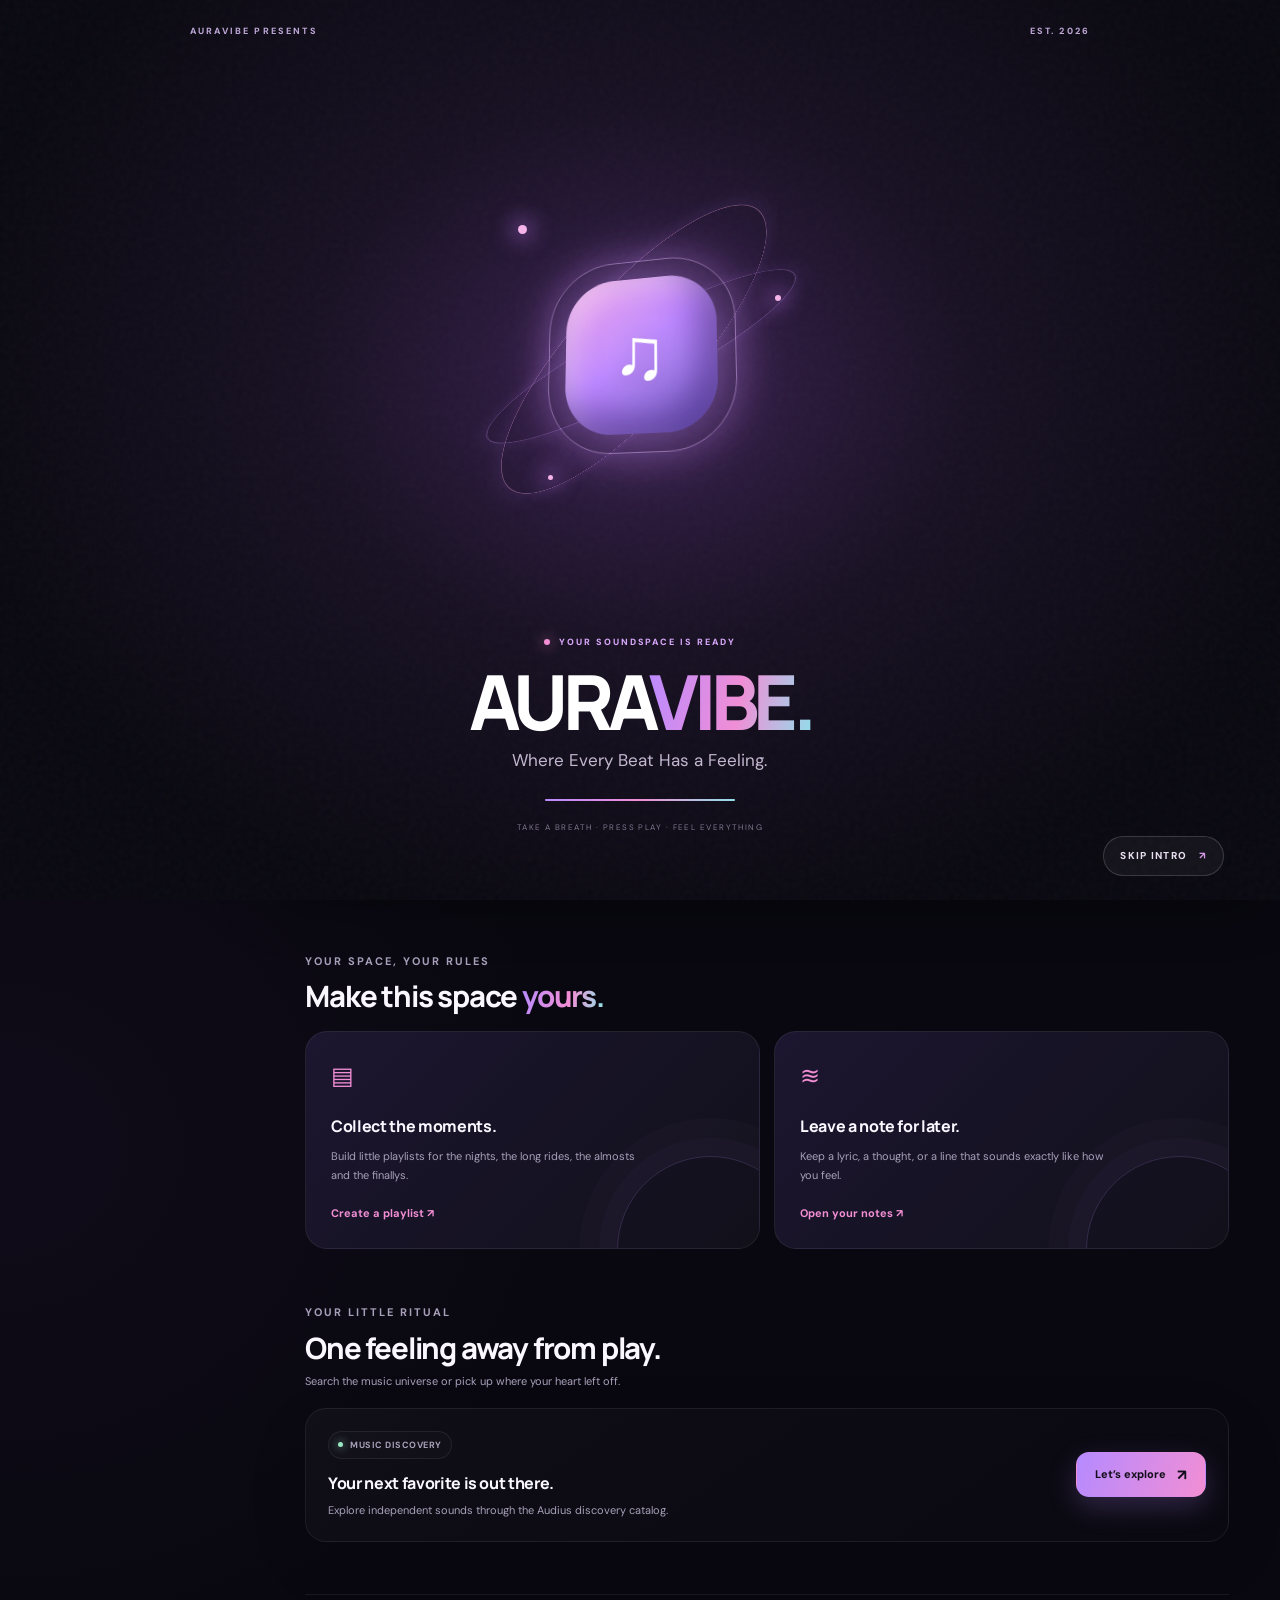
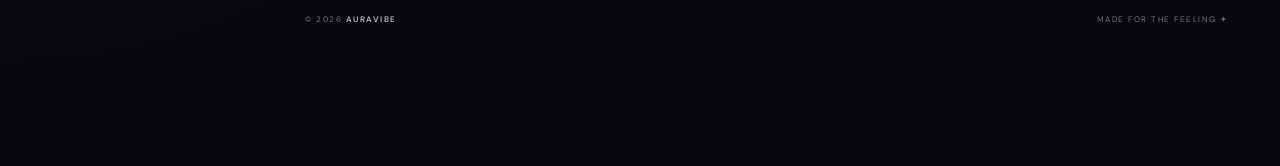
<file: index.html>
<!doctype html>
<html lang="en">
<head>
  <meta charset="utf-8">
  <meta name="viewport" content="width=device-width, initial-scale=1, viewport-fit=cover">
  <meta name="theme-color" content="#090810">
  <meta name="description" content="A premium personal music space by Ahnaf. Discover sounds by mood, collect favorites, create playlists and save thoughts.">
  <meta property="og:title" content="Home — AURAVIBE">
  <meta property="og:description" content="A premium personal music space by Ahnaf. Discover sounds by mood, collect favorites, create playlists and save thoughts.">
  <meta property="og:type" content="website">
  <title>Home — AURAVIBE</title>
  <link rel="icon" href="favicon.svg" type="image/svg+xml">
  <link rel="manifest" href="manifest.webmanifest">
  <link rel="stylesheet" href="style.css">
</head>
<body data-page="index">
  <div class="welcome-intro" id="welcome-intro" aria-label="Welcome to AURAVIBE" role="dialog" aria-modal="true">
    <div class="intro-grain" aria-hidden="true"></div>
    <div class="intro-topline"><span>AURAVIBE PRESENTS</span><span>EST. 2026</span></div>
    <div class="intro-stage">
      <div class="intro-orbit orbit-a"></div><div class="intro-orbit orbit-b"></div>
      <div class="intro-core"><div class="intro-core-glow"></div><span>♫</span></div>
      <div class="intro-particle particle-a"></div><div class="intro-particle particle-b"></div><div class="intro-particle particle-c"></div>
    </div>
    <div class="intro-copy">
      <p class="intro-kicker"><span></span> YOUR SOUNDSPACE IS READY</p>
      <h1>AURA<span>VIBE.</span></h1>
      <p class="intro-subtitle">Where Every Beat Has a Feeling.</p>
      <div class="intro-progress"><i></i></div>
      <small>TAKE A BREATH · PRESS PLAY · FEEL EVERYTHING</small>
    </div>
    <button class="intro-skip" id="intro-skip" type="button">SKIP INTRO <span>↗</span></button>
  </div>

  <section class="name-gate" id="name-gate" hidden aria-label="AURAVIBE entry">
  <div class="gate-orb">〰</div><p class="gate-kicker">YOUR PERSONAL SOUNDSPACE</p>
  <h1>Welcome to <span>AURAVIBE</span></h1><p class="gate-copy">Where Every Beat Has a Feeling.</p>
  <form id="name-form" class="gate-form"><label for="visitor-name">What should we call you?</label><input id="visitor-name" name="name" maxlength="32" autocomplete="given-name" placeholder="Enter your name" required><button class="btn" type="submit">Enter AURAVIBE ↗</button></form>
  <small>Your name stays in this browser. No email or password needed.</small>
</section>
<div class="app-shell">
    <aside class="sidebar" aria-label="Main navigation">
      <a class="brand" href="index.html" aria-label="AURAVIBE home"><span class="brand-mark"><img src="logo.svg" alt="" width="43" height="43"></span><span class="brand-name">AURAVIBE<small>WITH AHNAF</small></span></a>
      <p class="side-label">YOUR SOUNDSPACE</p>
      <nav class="side-nav"><a class="nav-link active" href="index.html" aria-current=page><span class="nav-icon">⌂</span><span>Home</span></a><a class="nav-link " href="explore.html" ><span class="nav-icon">⌕</span><span>Explore music</span></a><a class="nav-link " href="player.html" ><span class="nav-icon">♫</span><span>Music player</span></a><a class="nav-link " href="playlists.html" ><span class="nav-icon">▤</span><span>Playlists</span></a><a class="nav-link " href="favorites.html" ><span class="nav-icon">♡</span><span>Favorites</span></a><a class="nav-link " href="lyrics.html" ><span class="nav-icon">≋</span><span>Lyrics & notes</span></a><a class="nav-link " href="profile.html" ><span class="nav-icon">◉</span><span>Creator profile</span></a><a class="nav-link " href="settings.html" ><span class="nav-icon">⚙</span><span>Settings</span></a></nav>
      <div class="sidebar-card"><div class="mini-wave" aria-hidden="true"><i style="height:8px"></i><i style="height:14px"></i><i style="height:20px"></i><i style="height:11px"></i><i style="height:17px"></i><i style="height:23px"></i><i style="height:13px"></i><i style="height:8px"></i><i style="height:18px"></i><i style="height:12px"></i><i style="height:21px"></i><i style="height:9px"></i><i style="height:16px"></i></div><strong>A little room to feel.</strong><p>Your mood. Your memories. Your music.</p><a class="text-link" href="explore.html">Find your next sound ↗</a></div>
      <div class="side-quote">“Some feelings sound better.”<small>A little universe by Ahnaf ✦</small></div>
    </aside>
    <main class="main">
      <header class="topbar">
        <div class="breadcrumb"><span>YOUR SOUNDSPACE</span><span class="spark">✦</span><b>HOME</b></div>
        <div class="top-actions"><a class="icon-btn" href="explore.html" aria-label="Search music" title="Explore music">⌕</a><a class="avatar" href="profile.html" aria-label="Creator profile">A</a></div>
      </header>
      <div class="page-content">
<section class="hero-home">
  <div class="hero-copy">
    <p class="eyebrow"><span class="dot"></span> A LITTLE MUSIC. A LOT OF FEELING.</p>
    <h1>Feel something.<br><span class="gradient">Find your sound.</span></h1>
    <p class="lead">A softer corner of the internet for every mood, memory, late-night thought and version of you. Come as you are. Press play.</p>
    <div class="hero-actions"><a class="btn" href="explore.html">Discover your next song <span class="arrow">↗</span></a><a class="btn secondary" href="player.html">Enter the player <span class="arrow">▷</span></a></div>
    <div class="hero-meta"><span><b>✦</b> MADE FOR YOUR MOOD</span><span><b>◌</b> YOUR OWN LITTLE UNIVERSE</span></div>
  </div>
  <div class="hero-art-wrap" aria-label="Abstract AURAVIBE album artwork">
    <span class="orbit-dot"></span>
    <div class="album-art"><span class="album-star">✦</span><div class="album-sun"></div><div class="album-title"><span>JUST FEEL</span><small>VOL. 001</small></div><span class="art-caption">A SOUNDTRACK FOR YOU</span></div>
    <div class="floating-chip chip-one"><span class="chip-icon">♫</span><span>Made for the moment<small>your feeling, your frequency</small></span></div>
    <div class="floating-chip chip-two"><span class="chip-icon">♡</span><span>Keep what stays<small>save songs that feel like you</small></span></div>
  </div>
</section>
<section class="section reveal">
  <div class="section-head"><div><p class="eyebrow">PICK YOUR FEELING</p><h2>What’s your mood <span class="gradient">today?</span></h2><p>No labels. No rules. Just a feeling and a sound.</p></div><a class="text-link" href="explore.html">All sounds ↗</a></div>
  <div class="mood-grid">
    <a class="mood-card" style="--mood:#b9a1ff" href="explore.html?q=late%20night%20lofi"><span class="mood-icon">☾</span><span class="card-arrow">↗</span><b>Late night</b><small>Quiet thoughts &amp; soft sounds</small></a>
    <a class="mood-card" style="--mood:#83dce9" href="explore.html?q=ambient%20focus"><span class="mood-icon">⌁</span><span class="card-arrow">↗</span><b>Deep focus</b><small>Get lost in your own zone</small></a>
    <a class="mood-card" style="--mood:#f28ed4" href="explore.html?q=romantic%20indie"><span class="mood-icon">♡</span><span class="card-arrow">↗</span><b>In my feels</b><small>For the heart-heavy days</small></a>
    <a class="mood-card" style="--mood:#ffbb91" href="explore.html?q=upbeat%20pop"><span class="mood-icon">✳</span><span class="card-arrow">↗</span><b>Need energy</b><small>Turn the volume into joy</small></a>
  </div>
</section>
<section class="section reveal delay-1">
  <div class="section-head"><div><p class="eyebrow">YOUR SPACE, YOUR RULES</p><h2>Make this space <span class="gradient">yours.</span></h2></div></div>
  <div class="feature-grid">
    <article class="feature-card"><div class="feature-icon">▤</div><h3>Collect the moments.</h3><p>Build little playlists for the nights, the long rides, the almosts and the finallys.</p><a class="text-link" href="playlists.html">Create a playlist ↗</a></article>
    <article class="feature-card"><div class="feature-icon">≋</div><h3>Leave a note for later.</h3><p>Keep a lyric, a thought, or a line that sounds exactly like how you feel.</p><a class="text-link" href="lyrics.html">Open your notes ↗</a></article>
  </div>
</section>
<section class="section reveal delay-2">
  <div class="section-head"><div><p class="eyebrow">YOUR LITTLE RITUAL</p><h2>One feeling away from play.</h2><p>Search the music universe or pick up where your heart left off.</p></div></div>
  <div class="panel" style="display:flex;align-items:center;justify-content:space-between;gap:18px;flex-wrap:wrap"><div><span class="pill"><span class="live-dot"></span> MUSIC DISCOVERY</span><h3 style="margin:12px 0 5px">Your next favorite is out there.</h3><p class="muted small" style="margin:0">Explore independent sounds through the Audius discovery catalog.</p></div><a class="btn" href="explore.html">Let’s explore <span class="arrow">↗</span></a></div>
</section>
        <footer class="footer"><span>© 2026 <b>AURAVIBE</b></span><span>MADE FOR THE FEELING ✦</span></footer>
      </div>
    </main>
  </div>
  <nav class="mobile-nav" aria-label="Mobile navigation"><a class="active" href="index.html" aria-current=page><span>⌂</span>Home</a><a class="" href="explore.html" ><span>⌕</span>Explore</a><a class="" href="player.html" ><span>♫</span>Player</a><a class="" href="playlists.html" ><span>▤</span>Playlists</a><a class="" href="favorites.html" ><span>♡</span>Saved</a></nav>
  <div class="player-dock" aria-label="Mini music player">
    <div class="dock-now"><div class="dock-cover" id="dock-cover">♫</div><div class="dock-meta"><b id="dock-title">Nothing playing yet</b><small id="dock-artist">Choose a song to begin</small></div></div>
    <div class="dock-controls"><button class="icon-btn" id="dock-prev" type="button" aria-label="Previous track" title="Previous">|‹</button><button class="icon-btn dock-play" id="dock-play" type="button" aria-label="Play" title="Play or pause">▶</button><button class="icon-btn" id="dock-next" type="button" aria-label="Next track" title="Next">›|</button></div>
    <div class="dock-right"><input class="dock-seek" id="dock-seek" type="range" min="0" max="100" value="0" step="0.1" aria-label="Seek through track"><a class="dock-open" href="player.html">OPEN PLAYER ↗</a></div>
  </div>
  <audio id="audio" preload="metadata"></audio>
  <div id="toast" role="status" aria-live="polite"></div>
  <script src="app.js"></script>
</body>
</html>
</file>
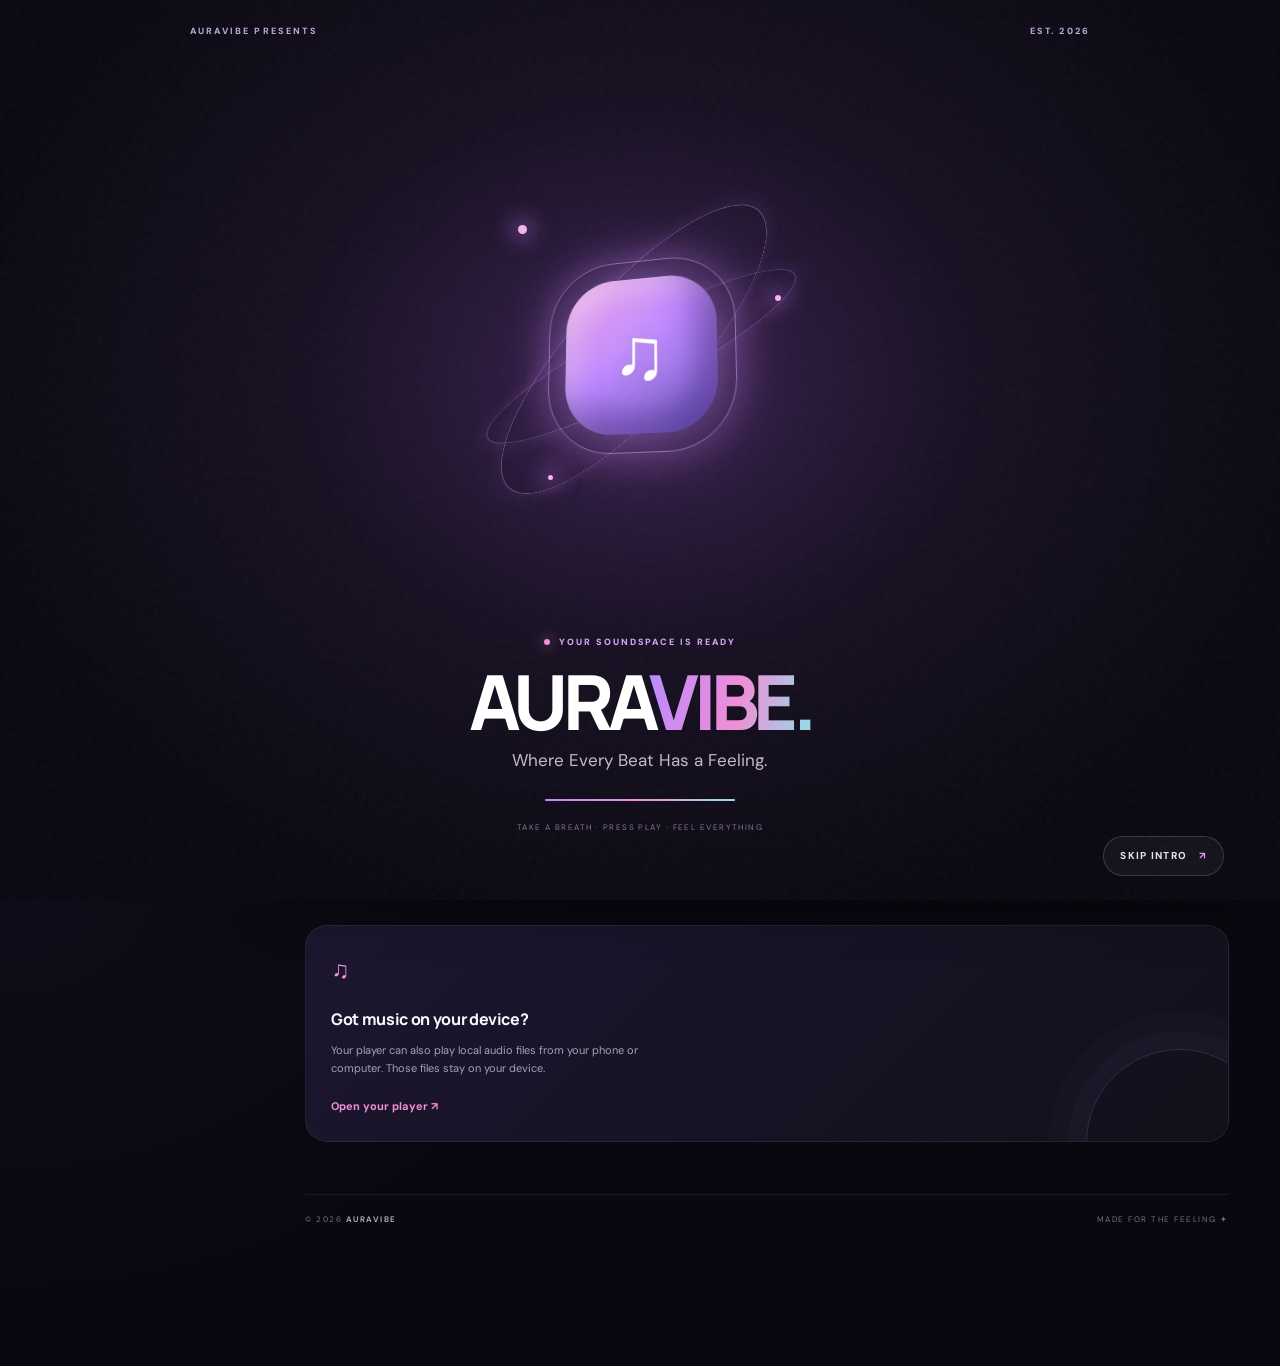
<file: explore.html>
<!doctype html>
<html lang="en">
<head>
  <meta charset="utf-8">
  <meta name="viewport" content="width=device-width, initial-scale=1, viewport-fit=cover">
  <meta name="theme-color" content="#090810">
  <meta name="description" content="Explore independent music by artist, genre, or mood; play tracks, save favorites, and discover new sounds.">
  <meta property="og:title" content="Explore music — AURAVIBE">
  <meta property="og:description" content="Explore independent music by artist, genre, or mood; play tracks, save favorites, and discover new sounds.">
  <meta property="og:type" content="website">
  <title>Explore music — AURAVIBE</title>
  <link rel="icon" href="favicon.svg" type="image/svg+xml">
  <link rel="manifest" href="manifest.webmanifest">
  <link rel="stylesheet" href="style.css">
</head>
<body data-page="explore">
  <div class="welcome-intro" id="welcome-intro" aria-label="Welcome to AURAVIBE" role="dialog" aria-modal="true">
    <div class="intro-grain" aria-hidden="true"></div>
    <div class="intro-topline"><span>AURAVIBE PRESENTS</span><span>EST. 2026</span></div>
    <div class="intro-stage">
      <div class="intro-orbit orbit-a"></div><div class="intro-orbit orbit-b"></div>
      <div class="intro-core"><div class="intro-core-glow"></div><span>♫</span></div>
      <div class="intro-particle particle-a"></div><div class="intro-particle particle-b"></div><div class="intro-particle particle-c"></div>
    </div>
    <div class="intro-copy">
      <p class="intro-kicker"><span></span> YOUR SOUNDSPACE IS READY</p>
      <h1>AURA<span>VIBE.</span></h1>
      <p class="intro-subtitle">Where Every Beat Has a Feeling.</p>
      <div class="intro-progress"><i></i></div>
      <small>TAKE A BREATH · PRESS PLAY · FEEL EVERYTHING</small>
    </div>
    <button class="intro-skip" id="intro-skip" type="button">SKIP INTRO <span>↗</span></button>
  </div>

  <section class="name-gate" id="name-gate" hidden aria-label="AURAVIBE entry">
  <div class="gate-orb">〰</div><p class="gate-kicker">YOUR PERSONAL SOUNDSPACE</p>
  <h1>Welcome to <span>AURAVIBE</span></h1><p class="gate-copy">Where Every Beat Has a Feeling.</p>
  <form id="name-form" class="gate-form"><label for="visitor-name">What should we call you?</label><input id="visitor-name" name="name" maxlength="32" autocomplete="given-name" placeholder="Enter your name" required><button class="btn" type="submit">Enter AURAVIBE ↗</button></form>
  <small>Your name stays in this browser. No email or password needed.</small>
</section>
<div class="app-shell">
    <aside class="sidebar" aria-label="Main navigation">
      <a class="brand" href="index.html" aria-label="AURAVIBE home"><span class="brand-mark"><img src="logo.svg" alt="" width="43" height="43"></span><span class="brand-name">AURAVIBE<small>WITH AHNAF</small></span></a>
      <p class="side-label">YOUR SOUNDSPACE</p>
      <nav class="side-nav"><a class="nav-link " href="index.html" ><span class="nav-icon">⌂</span><span>Home</span></a><a class="nav-link active" href="explore.html" aria-current=page><span class="nav-icon">⌕</span><span>Explore music</span></a><a class="nav-link " href="player.html" ><span class="nav-icon">♫</span><span>Music player</span></a><a class="nav-link " href="playlists.html" ><span class="nav-icon">▤</span><span>Playlists</span></a><a class="nav-link " href="favorites.html" ><span class="nav-icon">♡</span><span>Favorites</span></a><a class="nav-link " href="lyrics.html" ><span class="nav-icon">≋</span><span>Lyrics & notes</span></a><a class="nav-link " href="profile.html" ><span class="nav-icon">◉</span><span>Creator profile</span></a><a class="nav-link " href="settings.html" ><span class="nav-icon">⚙</span><span>Settings</span></a></nav>
      <div class="sidebar-card"><div class="mini-wave" aria-hidden="true"><i style="height:8px"></i><i style="height:14px"></i><i style="height:20px"></i><i style="height:11px"></i><i style="height:17px"></i><i style="height:23px"></i><i style="height:13px"></i><i style="height:8px"></i><i style="height:18px"></i><i style="height:12px"></i><i style="height:21px"></i><i style="height:9px"></i><i style="height:16px"></i></div><strong>A little room to feel.</strong><p>Your mood. Your memories. Your music.</p><a class="text-link" href="explore.html">Find your next sound ↗</a></div>
      <div class="side-quote">“Some feelings sound better.”<small>A little universe by Ahnaf ✦</small></div>
    </aside>
    <main class="main">
      <header class="topbar">
        <div class="breadcrumb"><span>YOUR SOUNDSPACE</span><span class="spark">✦</span><b>EXPLORE MUSIC</b></div>
        <div class="top-actions"><a class="icon-btn" href="explore.html" aria-label="Search music" title="Explore music">⌕</a><a class="avatar" href="profile.html" aria-label="Creator profile">A</a></div>
      </header>
      <div class="page-content">
<div class="page-intro"><div><p class="eyebrow"><span class="dot"></span> FOLLOW THE FEELING</p><h1>Find a sound<br><span class="gradient">that feels like you.</span></h1><p class="lead">Search a song, an artist, a genre, or just the mood you can’t quite explain.</p></div><div class="page-stamp" aria-hidden="true">⌕</div></div>
<section class="panel reveal"><div class="panel-title"><div><h3>Explore the music universe</h3><p class="muted small" style="margin:4px 0 0">Powered by the public Audius discovery catalog</p></div><span class="pill"><span class="live-dot"></span> ONLINE SEARCH</span></div>
  <form class="search-form" id="search-form" role="search"><input id="search-input" type="search" placeholder="Try “dreamy indie”, “lofi”, or an artist…" aria-label="Search songs, artists, and moods" required><button class="btn" type="submit">Search <span class="arrow">↗</span></button></form>
  <div class="chip-row"><button class="search-chip" type="button" data-search-term="lofi chill">☾ Lofi &amp; chill</button><button class="search-chip" type="button" data-search-term="dream pop">✦ Dream pop</button><button class="search-chip" type="button" data-search-term="indie love">♡ Indie love</button><button class="search-chip" type="button" data-search-term="ambient focus">⌁ Deep focus</button><button class="search-chip" type="button" data-search-term="upbeat electronic">✳ Feel-good</button><button class="search-chip" type="button" data-search-term="acoustic guitar">♫ Acoustic</button></div>
</section>
<section class="section reveal delay-1"><div class="section-head"><div><p class="eyebrow">A SOUND FOR RIGHT NOW</p><h2>Your discoveries.</h2></div><span class="pill">♡ Save the ones that stay</span></div><p class="status-line" id="status" aria-live="polite">Ready when you are…</p><div class="tracklist" id="results"></div></section>
<section class="section reveal delay-2"><div class="feature-card"><div class="feature-icon">♫</div><h3>Got music on your device?</h3><p>Your player can also play local audio files from your phone or computer. Those files stay on your device.</p><a class="text-link" href="player.html">Open your player ↗</a></div></section>
        <footer class="footer"><span>© 2026 <b>AURAVIBE</b></span><span>MADE FOR THE FEELING ✦</span></footer>
      </div>
    </main>
  </div>
  <nav class="mobile-nav" aria-label="Mobile navigation"><a class="" href="index.html" ><span>⌂</span>Home</a><a class="active" href="explore.html" aria-current=page><span>⌕</span>Explore</a><a class="" href="player.html" ><span>♫</span>Player</a><a class="" href="playlists.html" ><span>▤</span>Playlists</a><a class="" href="favorites.html" ><span>♡</span>Saved</a></nav>
  <div class="player-dock" aria-label="Mini music player">
    <div class="dock-now"><div class="dock-cover" id="dock-cover">♫</div><div class="dock-meta"><b id="dock-title">Nothing playing yet</b><small id="dock-artist">Choose a song to begin</small></div></div>
    <div class="dock-controls"><button class="icon-btn" id="dock-prev" type="button" aria-label="Previous track" title="Previous">|‹</button><button class="icon-btn dock-play" id="dock-play" type="button" aria-label="Play" title="Play or pause">▶</button><button class="icon-btn" id="dock-next" type="button" aria-label="Next track" title="Next">›|</button></div>
    <div class="dock-right"><input class="dock-seek" id="dock-seek" type="range" min="0" max="100" value="0" step="0.1" aria-label="Seek through track"><a class="dock-open" href="player.html">OPEN PLAYER ↗</a></div>
  </div>
  <audio id="audio" preload="metadata"></audio>
  <div id="toast" role="status" aria-live="polite"></div>
  <script src="app.js"></script>
</body>
</html>
</file>
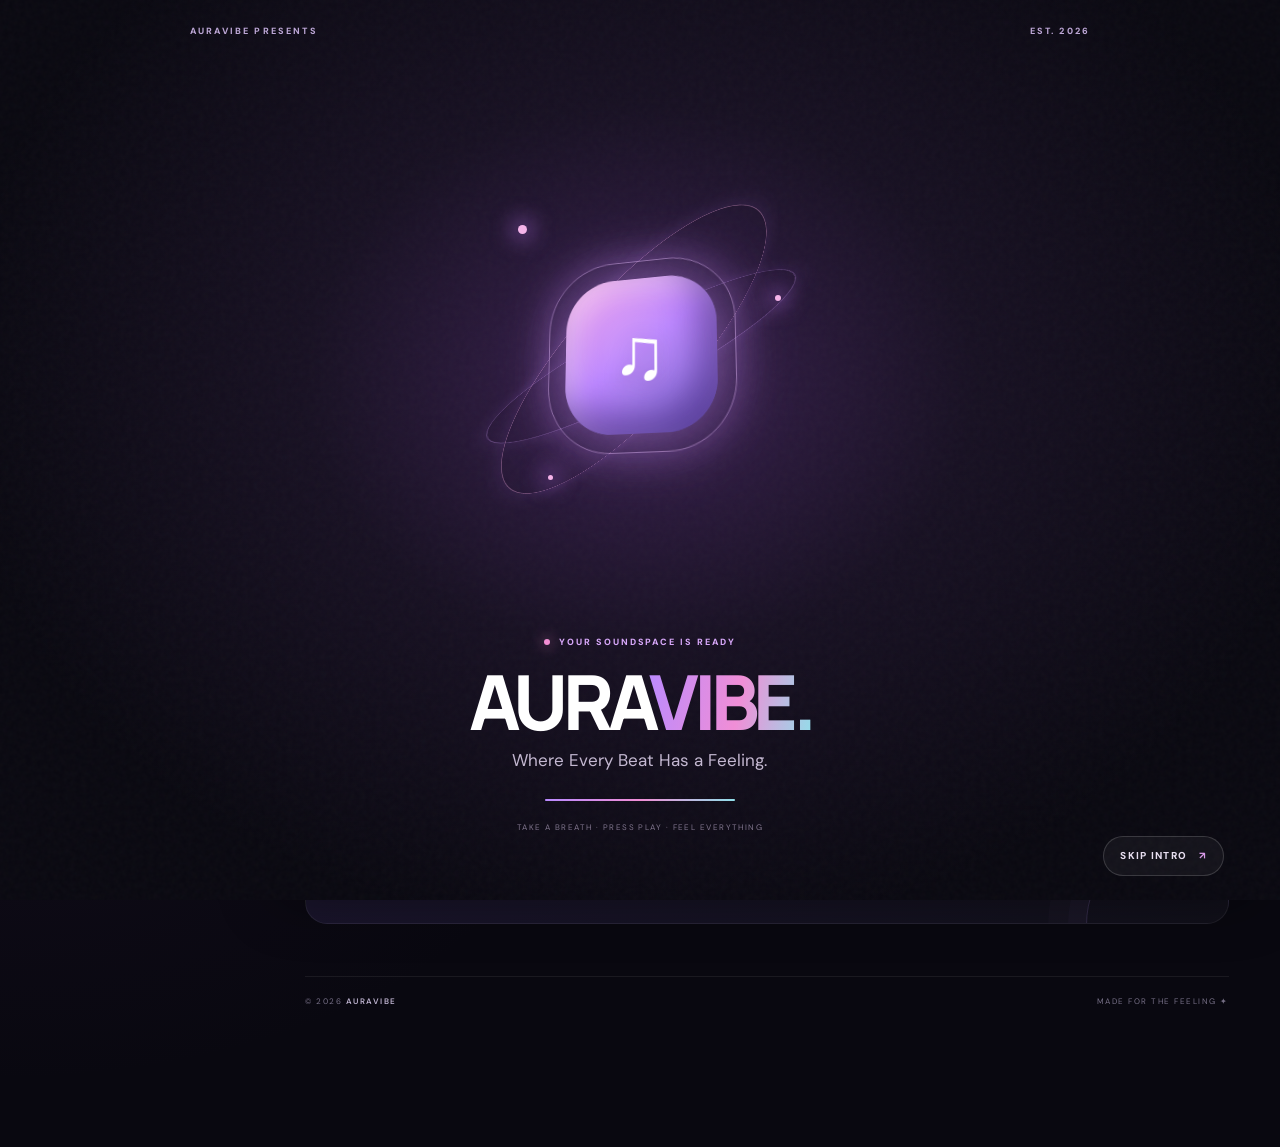
<file: favorites.html>
<!doctype html>
<html lang="en">
<head>
  <meta charset="utf-8">
  <meta name="viewport" content="width=device-width, initial-scale=1, viewport-fit=cover">
  <meta name="theme-color" content="#090810">
  <meta name="description" content="Your personal list of favorite songs saved in the browser. Discover music and keep the tracks that mean something.">
  <meta property="og:title" content="Favorites — AURAVIBE">
  <meta property="og:description" content="Your personal list of favorite songs saved in the browser. Discover music and keep the tracks that mean something.">
  <meta property="og:type" content="website">
  <title>Favorites — AURAVIBE</title>
  <link rel="icon" href="favicon.svg" type="image/svg+xml">
  <link rel="manifest" href="manifest.webmanifest">
  <link rel="stylesheet" href="style.css">
</head>
<body data-page="favorites">
  <div class="welcome-intro" id="welcome-intro" aria-label="Welcome to AURAVIBE" role="dialog" aria-modal="true">
    <div class="intro-grain" aria-hidden="true"></div>
    <div class="intro-topline"><span>AURAVIBE PRESENTS</span><span>EST. 2026</span></div>
    <div class="intro-stage">
      <div class="intro-orbit orbit-a"></div><div class="intro-orbit orbit-b"></div>
      <div class="intro-core"><div class="intro-core-glow"></div><span>♫</span></div>
      <div class="intro-particle particle-a"></div><div class="intro-particle particle-b"></div><div class="intro-particle particle-c"></div>
    </div>
    <div class="intro-copy">
      <p class="intro-kicker"><span></span> YOUR SOUNDSPACE IS READY</p>
      <h1>AURA<span>VIBE.</span></h1>
      <p class="intro-subtitle">Where Every Beat Has a Feeling.</p>
      <div class="intro-progress"><i></i></div>
      <small>TAKE A BREATH · PRESS PLAY · FEEL EVERYTHING</small>
    </div>
    <button class="intro-skip" id="intro-skip" type="button">SKIP INTRO <span>↗</span></button>
  </div>

  <section class="name-gate" id="name-gate" hidden aria-label="AURAVIBE entry">
  <div class="gate-orb">〰</div><p class="gate-kicker">YOUR PERSONAL SOUNDSPACE</p>
  <h1>Welcome to <span>AURAVIBE</span></h1><p class="gate-copy">Where Every Beat Has a Feeling.</p>
  <form id="name-form" class="gate-form"><label for="visitor-name">What should we call you?</label><input id="visitor-name" name="name" maxlength="32" autocomplete="given-name" placeholder="Enter your name" required><button class="btn" type="submit">Enter AURAVIBE ↗</button></form>
  <small>Your name stays in this browser. No email or password needed.</small>
</section>
<div class="app-shell">
    <aside class="sidebar" aria-label="Main navigation">
      <a class="brand" href="index.html" aria-label="AURAVIBE home"><span class="brand-mark"><img src="logo.svg" alt="" width="43" height="43"></span><span class="brand-name">AURAVIBE<small>WITH AHNAF</small></span></a>
      <p class="side-label">YOUR SOUNDSPACE</p>
      <nav class="side-nav"><a class="nav-link " href="index.html" ><span class="nav-icon">⌂</span><span>Home</span></a><a class="nav-link " href="explore.html" ><span class="nav-icon">⌕</span><span>Explore music</span></a><a class="nav-link " href="player.html" ><span class="nav-icon">♫</span><span>Music player</span></a><a class="nav-link " href="playlists.html" ><span class="nav-icon">▤</span><span>Playlists</span></a><a class="nav-link active" href="favorites.html" aria-current=page><span class="nav-icon">♡</span><span>Favorites</span></a><a class="nav-link " href="lyrics.html" ><span class="nav-icon">≋</span><span>Lyrics & notes</span></a><a class="nav-link " href="profile.html" ><span class="nav-icon">◉</span><span>Creator profile</span></a><a class="nav-link " href="settings.html" ><span class="nav-icon">⚙</span><span>Settings</span></a></nav>
      <div class="sidebar-card"><div class="mini-wave" aria-hidden="true"><i style="height:8px"></i><i style="height:14px"></i><i style="height:20px"></i><i style="height:11px"></i><i style="height:17px"></i><i style="height:23px"></i><i style="height:13px"></i><i style="height:8px"></i><i style="height:18px"></i><i style="height:12px"></i><i style="height:21px"></i><i style="height:9px"></i><i style="height:16px"></i></div><strong>A little room to feel.</strong><p>Your mood. Your memories. Your music.</p><a class="text-link" href="explore.html">Find your next sound ↗</a></div>
      <div class="side-quote">“Some feelings sound better.”<small>A little universe by Ahnaf ✦</small></div>
    </aside>
    <main class="main">
      <header class="topbar">
        <div class="breadcrumb"><span>YOUR SOUNDSPACE</span><span class="spark">✦</span><b>FAVORITES</b></div>
        <div class="top-actions"><a class="icon-btn" href="explore.html" aria-label="Search music" title="Explore music">⌕</a><a class="avatar" href="profile.html" aria-label="Creator profile">A</a></div>
      </header>
      <div class="page-content">
<div class="page-intro"><div><p class="eyebrow"><span class="dot"></span> THE ONES THAT STAY</p><h1>Songs close<br><span class="gradient">to your heart.</span></h1><p class="lead">A tiny collection of tracks that made you pause, smile, remember, or feel understood.</p></div><div class="page-stamp" aria-hidden="true">♡</div></div>
<section class="panel reveal"><div class="panel-title"><div><h3>Your favorite tracks</h3><p class="muted small" style="margin:4px 0 0">Saved just for you, in this browser.</p></div><span class="pill">♡ <span id="favorite-count">0</span> saved</span></div><div class="tracklist" id="favorites"></div><div class="form-actions" style="margin-top:17px"><a class="btn" href="explore.html">Discover more <span class="arrow">↗</span></a><a class="btn secondary" href="playlists.html">Make a playlist</a></div></section>
<section class="section reveal delay-1"><div class="feature-card"><div class="feature-icon">✧</div><h3>Some songs feel like a place.</h3><p>Tap the heart beside any track while exploring. You’ll find it here whenever you come back on this browser.</p><a class="text-link" href="explore.html">Go find your song ↗</a></div></section>
        <footer class="footer"><span>© 2026 <b>AURAVIBE</b></span><span>MADE FOR THE FEELING ✦</span></footer>
      </div>
    </main>
  </div>
  <nav class="mobile-nav" aria-label="Mobile navigation"><a class="" href="index.html" ><span>⌂</span>Home</a><a class="" href="explore.html" ><span>⌕</span>Explore</a><a class="" href="player.html" ><span>♫</span>Player</a><a class="" href="playlists.html" ><span>▤</span>Playlists</a><a class="active" href="favorites.html" aria-current=page><span>♡</span>Saved</a></nav>
  <div class="player-dock" aria-label="Mini music player">
    <div class="dock-now"><div class="dock-cover" id="dock-cover">♫</div><div class="dock-meta"><b id="dock-title">Nothing playing yet</b><small id="dock-artist">Choose a song to begin</small></div></div>
    <div class="dock-controls"><button class="icon-btn" id="dock-prev" type="button" aria-label="Previous track" title="Previous">|‹</button><button class="icon-btn dock-play" id="dock-play" type="button" aria-label="Play" title="Play or pause">▶</button><button class="icon-btn" id="dock-next" type="button" aria-label="Next track" title="Next">›|</button></div>
    <div class="dock-right"><input class="dock-seek" id="dock-seek" type="range" min="0" max="100" value="0" step="0.1" aria-label="Seek through track"><a class="dock-open" href="player.html">OPEN PLAYER ↗</a></div>
  </div>
  <audio id="audio" preload="metadata"></audio>
  <div id="toast" role="status" aria-live="polite"></div>
  <script src="app.js"></script>
</body>
</html>
</file>
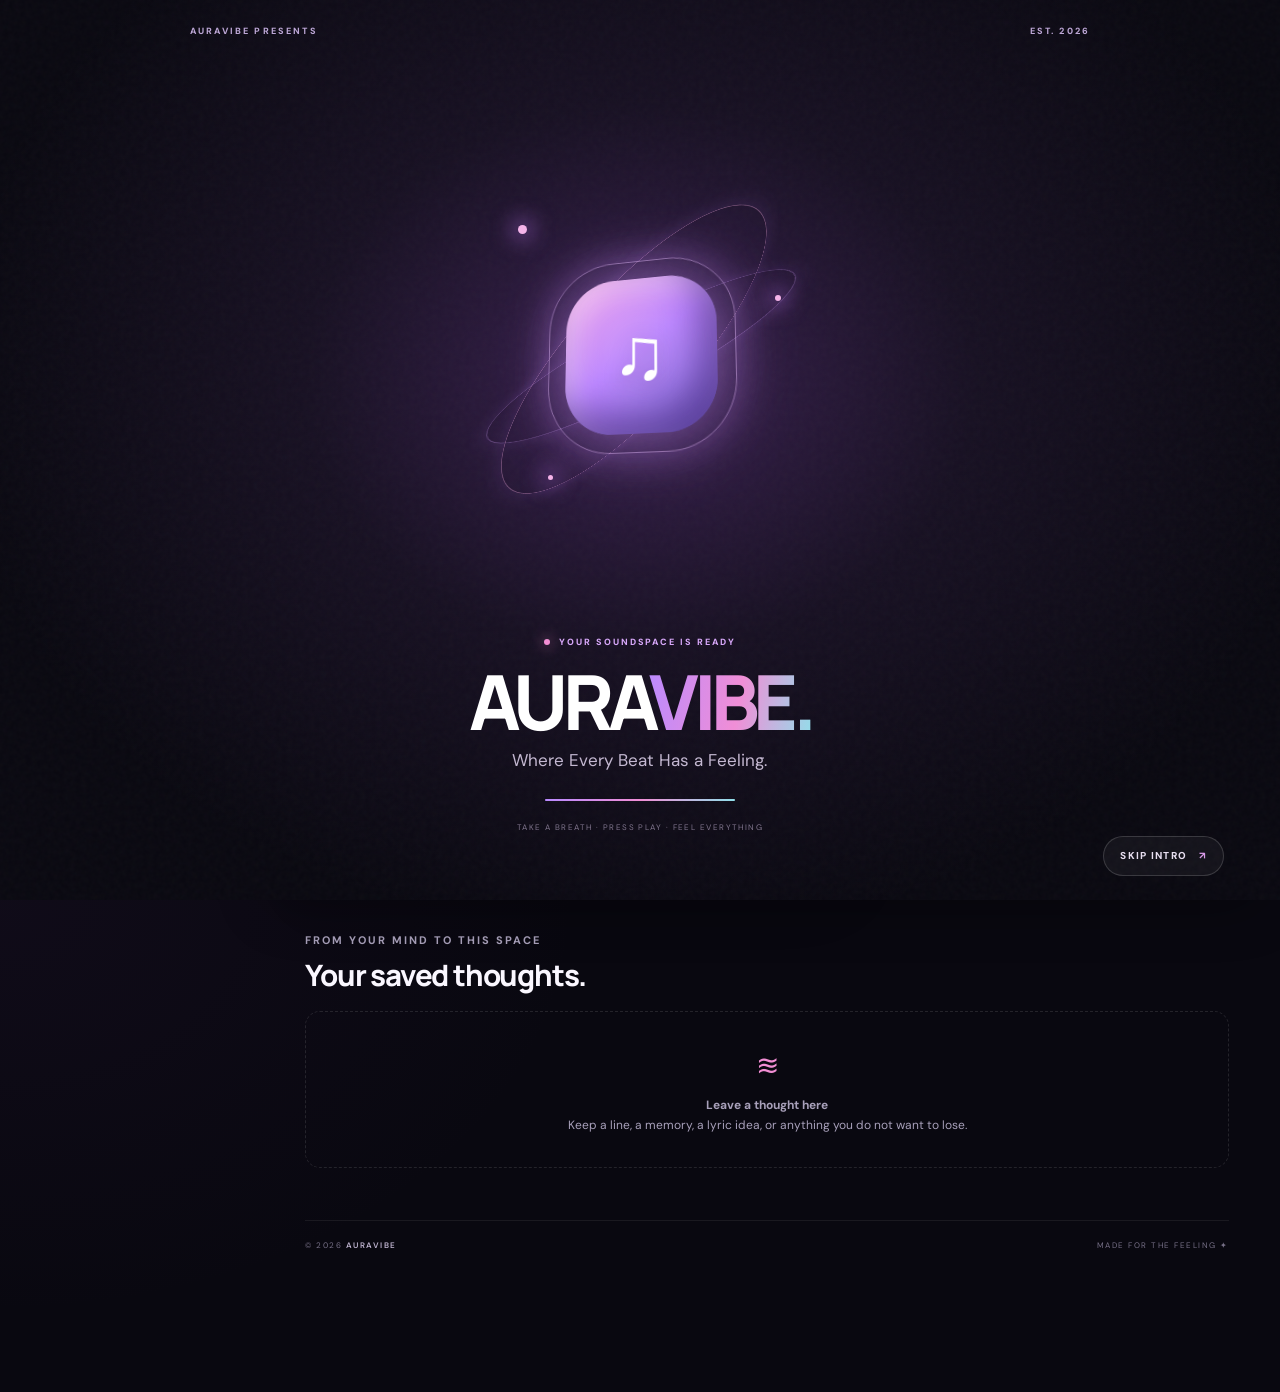
<file: lyrics.html>
<!doctype html>
<html lang="en">
<head>
  <meta charset="utf-8">
  <meta name="viewport" content="width=device-width, initial-scale=1, viewport-fit=cover">
  <meta name="theme-color" content="#090810">
  <meta name="description" content="Keep personal lyric ideas, thoughts, and memories in a notes area saved locally in your browser.">
  <meta property="og:title" content="Lyrics & notes — AURAVIBE">
  <meta property="og:description" content="Keep personal lyric ideas, thoughts, and memories in a notes area saved locally in your browser.">
  <meta property="og:type" content="website">
  <title>Lyrics & notes — AURAVIBE</title>
  <link rel="icon" href="favicon.svg" type="image/svg+xml">
  <link rel="manifest" href="manifest.webmanifest">
  <link rel="stylesheet" href="style.css">
</head>
<body data-page="lyrics">
  <div class="welcome-intro" id="welcome-intro" aria-label="Welcome to AURAVIBE" role="dialog" aria-modal="true">
    <div class="intro-grain" aria-hidden="true"></div>
    <div class="intro-topline"><span>AURAVIBE PRESENTS</span><span>EST. 2026</span></div>
    <div class="intro-stage">
      <div class="intro-orbit orbit-a"></div><div class="intro-orbit orbit-b"></div>
      <div class="intro-core"><div class="intro-core-glow"></div><span>♫</span></div>
      <div class="intro-particle particle-a"></div><div class="intro-particle particle-b"></div><div class="intro-particle particle-c"></div>
    </div>
    <div class="intro-copy">
      <p class="intro-kicker"><span></span> YOUR SOUNDSPACE IS READY</p>
      <h1>AURA<span>VIBE.</span></h1>
      <p class="intro-subtitle">Where Every Beat Has a Feeling.</p>
      <div class="intro-progress"><i></i></div>
      <small>TAKE A BREATH · PRESS PLAY · FEEL EVERYTHING</small>
    </div>
    <button class="intro-skip" id="intro-skip" type="button">SKIP INTRO <span>↗</span></button>
  </div>

  <section class="name-gate" id="name-gate" hidden aria-label="AURAVIBE entry">
  <div class="gate-orb">〰</div><p class="gate-kicker">YOUR PERSONAL SOUNDSPACE</p>
  <h1>Welcome to <span>AURAVIBE</span></h1><p class="gate-copy">Where Every Beat Has a Feeling.</p>
  <form id="name-form" class="gate-form"><label for="visitor-name">What should we call you?</label><input id="visitor-name" name="name" maxlength="32" autocomplete="given-name" placeholder="Enter your name" required><button class="btn" type="submit">Enter AURAVIBE ↗</button></form>
  <small>Your name stays in this browser. No email or password needed.</small>
</section>
<div class="app-shell">
    <aside class="sidebar" aria-label="Main navigation">
      <a class="brand" href="index.html" aria-label="AURAVIBE home"><span class="brand-mark"><img src="logo.svg" alt="" width="43" height="43"></span><span class="brand-name">AURAVIBE<small>WITH AHNAF</small></span></a>
      <p class="side-label">YOUR SOUNDSPACE</p>
      <nav class="side-nav"><a class="nav-link " href="index.html" ><span class="nav-icon">⌂</span><span>Home</span></a><a class="nav-link " href="explore.html" ><span class="nav-icon">⌕</span><span>Explore music</span></a><a class="nav-link " href="player.html" ><span class="nav-icon">♫</span><span>Music player</span></a><a class="nav-link " href="playlists.html" ><span class="nav-icon">▤</span><span>Playlists</span></a><a class="nav-link " href="favorites.html" ><span class="nav-icon">♡</span><span>Favorites</span></a><a class="nav-link active" href="lyrics.html" aria-current=page><span class="nav-icon">≋</span><span>Lyrics & notes</span></a><a class="nav-link " href="profile.html" ><span class="nav-icon">◉</span><span>Creator profile</span></a><a class="nav-link " href="settings.html" ><span class="nav-icon">⚙</span><span>Settings</span></a></nav>
      <div class="sidebar-card"><div class="mini-wave" aria-hidden="true"><i style="height:8px"></i><i style="height:14px"></i><i style="height:20px"></i><i style="height:11px"></i><i style="height:17px"></i><i style="height:23px"></i><i style="height:13px"></i><i style="height:8px"></i><i style="height:18px"></i><i style="height:12px"></i><i style="height:21px"></i><i style="height:9px"></i><i style="height:16px"></i></div><strong>A little room to feel.</strong><p>Your mood. Your memories. Your music.</p><a class="text-link" href="explore.html">Find your next sound ↗</a></div>
      <div class="side-quote">“Some feelings sound better.”<small>A little universe by Ahnaf ✦</small></div>
    </aside>
    <main class="main">
      <header class="topbar">
        <div class="breadcrumb"><span>YOUR SOUNDSPACE</span><span class="spark">✦</span><b>LYRICS & NOTES</b></div>
        <div class="top-actions"><a class="icon-btn" href="explore.html" aria-label="Search music" title="Explore music">⌕</a><a class="avatar" href="profile.html" aria-label="Creator profile">A</a></div>
      </header>
      <div class="page-content">
<div class="page-intro"><div><p class="eyebrow"><span class="dot"></span> WORDS THAT FEEL LIKE SOMETHING</p><h1>Leave a little<br><span class="gradient">note for yourself.</span></h1><p class="lead">Save the lines you wrote at 2 AM, the thought you almost forgot, and the words you’re not ready to say out loud.</p></div><div class="page-stamp" aria-hidden="true">≋</div></div>
<div class="two-col"><section class="panel reveal"><div class="panel-title"><div><h3>Capture the feeling</h3><p class="muted small" style="margin:4px 0 0">Write it down before the moment moves on.</p></div><span style="color:var(--accent2);font-size:24px">✎</span></div><form class="form-stack" id="note-form"><div class="field"><label for="note-title">Title</label><input id="note-title" maxlength="80" placeholder="A line I want to remember"></div><div class="field"><label for="note-mood">Feeling</label><select id="note-mood"><option>Late night</option><option>In my feels</option><option>Hopeful</option><option>Dreaming</option><option>Unsent words</option><option>A little thought</option></select></div><div class="field"><label for="note-body">Your words</label><textarea id="note-body" maxlength="6000" placeholder="Somewhere between the song and the silence…" required></textarea><span class="field-help">Your notes stay in this browser. They are not uploaded.</span></div><button class="btn" type="submit">Save this thought <span class="arrow">↗</span></button></form></section>
<section class="stack reveal delay-1"><div class="feature-card"><div class="feature-icon">“</div><h3>Words are their own kind of music.</h3><p>There is no need to make it perfect. Save the feeling as it was, in your own words.</p></div><div class="panel"><p class="eyebrow">YOUR LITTLE ARCHIVE</p><h3><span id="stat-notes">0</span> thoughts saved.</h3><p class="muted small" style="margin-bottom:0">Private to this browser and device. Export your own copy if a memory is important to keep.</p></div></section></div>
<section class="section reveal delay-2"><div class="section-head"><div><p class="eyebrow">FROM YOUR MIND TO THIS SPACE</p><h2>Your saved thoughts.</h2></div></div><div class="stack" id="notes-list"></div></section>
        <footer class="footer"><span>© 2026 <b>AURAVIBE</b></span><span>MADE FOR THE FEELING ✦</span></footer>
      </div>
    </main>
  </div>
  <nav class="mobile-nav" aria-label="Mobile navigation"><a class="" href="index.html" ><span>⌂</span>Home</a><a class="" href="explore.html" ><span>⌕</span>Explore</a><a class="" href="player.html" ><span>♫</span>Player</a><a class="" href="playlists.html" ><span>▤</span>Playlists</a><a class="" href="favorites.html" ><span>♡</span>Saved</a></nav>
  <div class="player-dock" aria-label="Mini music player">
    <div class="dock-now"><div class="dock-cover" id="dock-cover">♫</div><div class="dock-meta"><b id="dock-title">Nothing playing yet</b><small id="dock-artist">Choose a song to begin</small></div></div>
    <div class="dock-controls"><button class="icon-btn" id="dock-prev" type="button" aria-label="Previous track" title="Previous">|‹</button><button class="icon-btn dock-play" id="dock-play" type="button" aria-label="Play" title="Play or pause">▶</button><button class="icon-btn" id="dock-next" type="button" aria-label="Next track" title="Next">›|</button></div>
    <div class="dock-right"><input class="dock-seek" id="dock-seek" type="range" min="0" max="100" value="0" step="0.1" aria-label="Seek through track"><a class="dock-open" href="player.html">OPEN PLAYER ↗</a></div>
  </div>
  <audio id="audio" preload="metadata"></audio>
  <div id="toast" role="status" aria-live="polite"></div>
  <script src="app.js"></script>
</body>
</html>
</file>
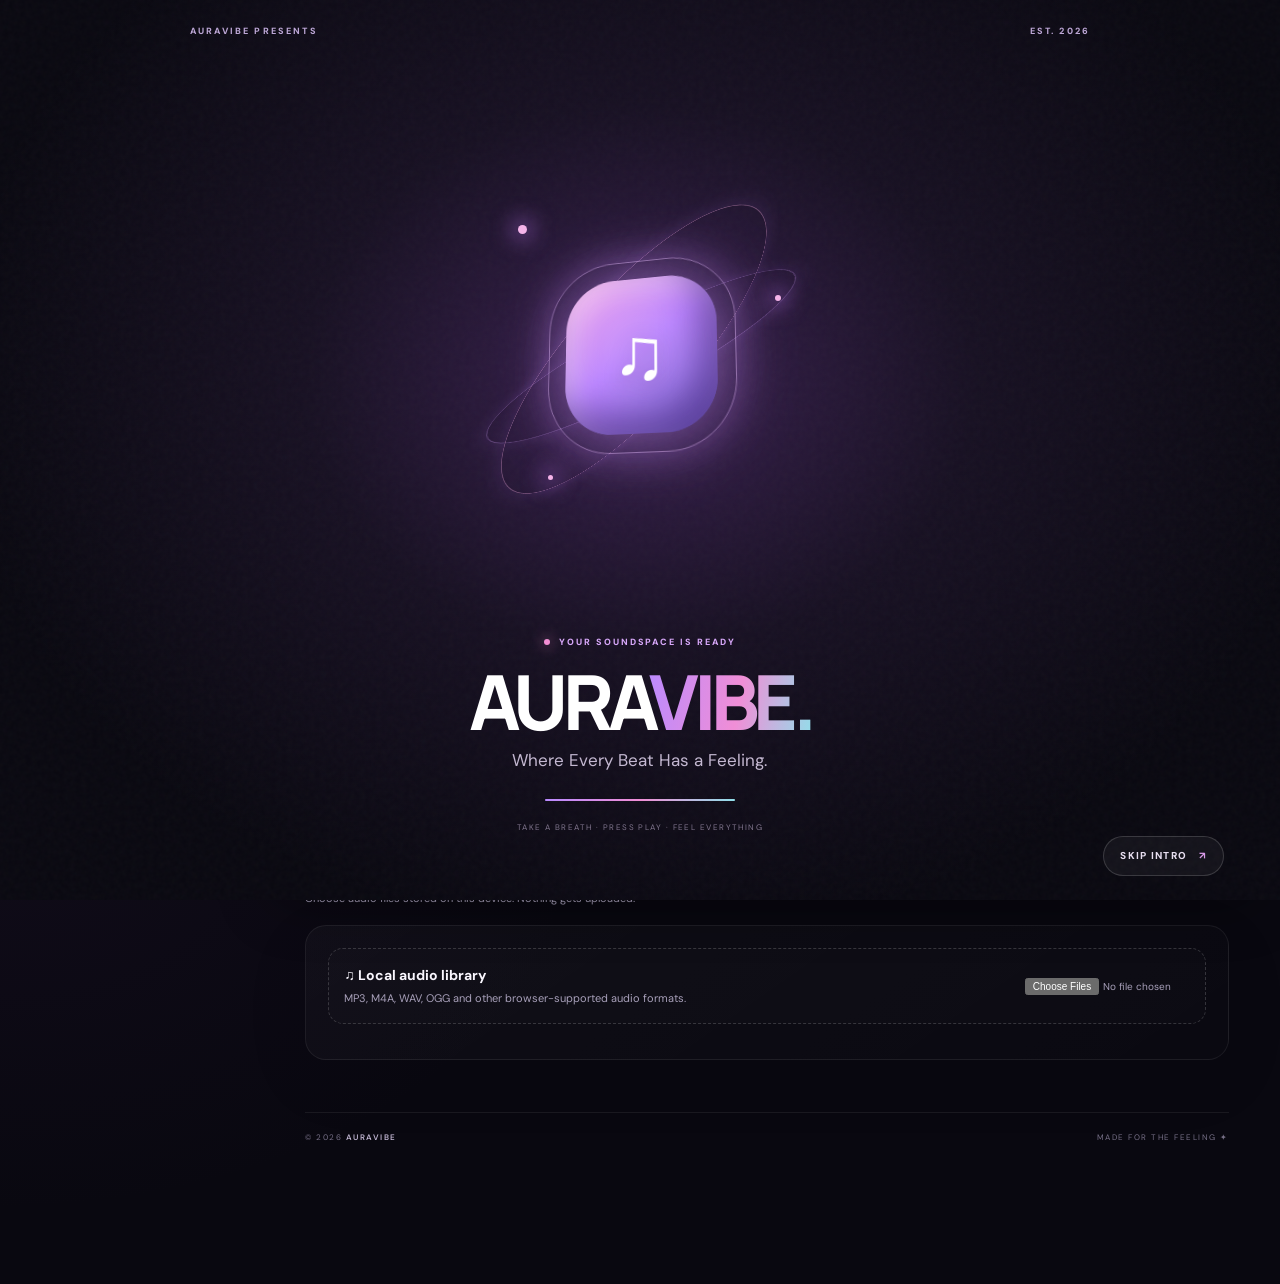
<file: player.html>
<!doctype html>
<html lang="en">
<head>
  <meta charset="utf-8">
  <meta name="viewport" content="width=device-width, initial-scale=1, viewport-fit=cover">
  <meta name="theme-color" content="#090810">
  <meta name="description" content="A responsive music player with online music discovery, playback controls, favorite saving, and local audio file playback.">
  <meta property="og:title" content="Music player — AURAVIBE">
  <meta property="og:description" content="A responsive music player with online music discovery, playback controls, favorite saving, and local audio file playback.">
  <meta property="og:type" content="website">
  <title>Music player — AURAVIBE</title>
  <link rel="icon" href="favicon.svg" type="image/svg+xml">
  <link rel="manifest" href="manifest.webmanifest">
  <link rel="stylesheet" href="style.css">
</head>
<body data-page="player">
  <div class="welcome-intro" id="welcome-intro" aria-label="Welcome to AURAVIBE" role="dialog" aria-modal="true">
    <div class="intro-grain" aria-hidden="true"></div>
    <div class="intro-topline"><span>AURAVIBE PRESENTS</span><span>EST. 2026</span></div>
    <div class="intro-stage">
      <div class="intro-orbit orbit-a"></div><div class="intro-orbit orbit-b"></div>
      <div class="intro-core"><div class="intro-core-glow"></div><span>♫</span></div>
      <div class="intro-particle particle-a"></div><div class="intro-particle particle-b"></div><div class="intro-particle particle-c"></div>
    </div>
    <div class="intro-copy">
      <p class="intro-kicker"><span></span> YOUR SOUNDSPACE IS READY</p>
      <h1>AURA<span>VIBE.</span></h1>
      <p class="intro-subtitle">Where Every Beat Has a Feeling.</p>
      <div class="intro-progress"><i></i></div>
      <small>TAKE A BREATH · PRESS PLAY · FEEL EVERYTHING</small>
    </div>
    <button class="intro-skip" id="intro-skip" type="button">SKIP INTRO <span>↗</span></button>
  </div>

  <section class="name-gate" id="name-gate" hidden aria-label="AURAVIBE entry">
  <div class="gate-orb">〰</div><p class="gate-kicker">YOUR PERSONAL SOUNDSPACE</p>
  <h1>Welcome to <span>AURAVIBE</span></h1><p class="gate-copy">Where Every Beat Has a Feeling.</p>
  <form id="name-form" class="gate-form"><label for="visitor-name">What should we call you?</label><input id="visitor-name" name="name" maxlength="32" autocomplete="given-name" placeholder="Enter your name" required><button class="btn" type="submit">Enter AURAVIBE ↗</button></form>
  <small>Your name stays in this browser. No email or password needed.</small>
</section>
<div class="app-shell">
    <aside class="sidebar" aria-label="Main navigation">
      <a class="brand" href="index.html" aria-label="AURAVIBE home"><span class="brand-mark"><img src="logo.svg" alt="" width="43" height="43"></span><span class="brand-name">AURAVIBE<small>WITH AHNAF</small></span></a>
      <p class="side-label">YOUR SOUNDSPACE</p>
      <nav class="side-nav"><a class="nav-link " href="index.html" ><span class="nav-icon">⌂</span><span>Home</span></a><a class="nav-link " href="explore.html" ><span class="nav-icon">⌕</span><span>Explore music</span></a><a class="nav-link active" href="player.html" aria-current=page><span class="nav-icon">♫</span><span>Music player</span></a><a class="nav-link " href="playlists.html" ><span class="nav-icon">▤</span><span>Playlists</span></a><a class="nav-link " href="favorites.html" ><span class="nav-icon">♡</span><span>Favorites</span></a><a class="nav-link " href="lyrics.html" ><span class="nav-icon">≋</span><span>Lyrics & notes</span></a><a class="nav-link " href="profile.html" ><span class="nav-icon">◉</span><span>Creator profile</span></a><a class="nav-link " href="settings.html" ><span class="nav-icon">⚙</span><span>Settings</span></a></nav>
      <div class="sidebar-card"><div class="mini-wave" aria-hidden="true"><i style="height:8px"></i><i style="height:14px"></i><i style="height:20px"></i><i style="height:11px"></i><i style="height:17px"></i><i style="height:23px"></i><i style="height:13px"></i><i style="height:8px"></i><i style="height:18px"></i><i style="height:12px"></i><i style="height:21px"></i><i style="height:9px"></i><i style="height:16px"></i></div><strong>A little room to feel.</strong><p>Your mood. Your memories. Your music.</p><a class="text-link" href="explore.html">Find your next sound ↗</a></div>
      <div class="side-quote">“Some feelings sound better.”<small>A little universe by Ahnaf ✦</small></div>
    </aside>
    <main class="main">
      <header class="topbar">
        <div class="breadcrumb"><span>YOUR SOUNDSPACE</span><span class="spark">✦</span><b>MUSIC PLAYER</b></div>
        <div class="top-actions"><a class="icon-btn" href="explore.html" aria-label="Search music" title="Explore music">⌕</a><a class="avatar" href="profile.html" aria-label="Creator profile">A</a></div>
      </header>
      <div class="page-content">
<div class="page-intro"><div><p class="eyebrow"><span class="dot"></span> YOUR PERSONAL SOUNDSCAPE</p><h1>Stay here.<br><span class="gradient">Let it play.</span></h1><p class="lead">A little space to turn the volume up, turn the world down, and AURAVIBE.</p></div><div class="page-stamp" aria-hidden="true">♫</div></div>
<section class="panel player-layout reveal"><div class="player-art-panel"><span class="player-glint"></span><div class="vinyl-disc"><div class="vinyl-center" id="now-cover">♫</div></div></div><div class="now-playing-copy"><p class="eyebrow">NOW IN YOUR WORLD</p><h2 id="now-title">Your next favorite.</h2><p id="now-artist" class="muted">Search music or add a track from your device.</p><div class="player-controls"><button class="track-action" id="main-prev" type="button" aria-label="Previous track">|‹</button><button class="main-play" id="main-play" type="button" aria-label="Play or pause">▶</button><button class="track-action" id="main-next" type="button" aria-label="Next track">›|</button><button class="track-action heart" id="current-fav" type="button" aria-label="Add current track to favorites" aria-pressed="false">♡</button></div><div class="seek-row"><span id="elapsed">0:00</span><input id="full-seek" type="range" min="0" max="100" value="0" step="0.1" aria-label="Track position"><span id="duration">0:00</span></div><div class="volume-row"><span>◖</span><label for="volume-control" class="small">Volume</label><input id="volume-control" type="range" min="0" max="1" value="0.8" step="0.01" aria-label="Volume"></div><div class="player-options"><a class="btn secondary" href="explore.html">Find more music ↗</a><a class="btn secondary" href="favorites.html">♡ Favorites</a></div></div></section>
<section class="section reveal delay-1"><div class="section-head"><div><p class="eyebrow">YOUR DEVICE, YOUR MUSIC</p><h2>Bring your own sound.</h2><p>Choose audio files stored on this device. Nothing gets uploaded.</p></div></div><div class="panel"><div class="file-drop"><div><b>♫ Local audio library</b><p>MP3, M4A, WAV, OGG and other browser-supported audio formats.</p></div><input id="local-audio" type="file" accept="audio/*" multiple aria-label="Choose local audio files"></div><div class="tracklist" id="local-list" style="margin-top:13px"></div></div></section>
        <footer class="footer"><span>© 2026 <b>AURAVIBE</b></span><span>MADE FOR THE FEELING ✦</span></footer>
      </div>
    </main>
  </div>
  <nav class="mobile-nav" aria-label="Mobile navigation"><a class="" href="index.html" ><span>⌂</span>Home</a><a class="" href="explore.html" ><span>⌕</span>Explore</a><a class="active" href="player.html" aria-current=page><span>♫</span>Player</a><a class="" href="playlists.html" ><span>▤</span>Playlists</a><a class="" href="favorites.html" ><span>♡</span>Saved</a></nav>
  <div class="player-dock" aria-label="Mini music player">
    <div class="dock-now"><div class="dock-cover" id="dock-cover">♫</div><div class="dock-meta"><b id="dock-title">Nothing playing yet</b><small id="dock-artist">Choose a song to begin</small></div></div>
    <div class="dock-controls"><button class="icon-btn" id="dock-prev" type="button" aria-label="Previous track" title="Previous">|‹</button><button class="icon-btn dock-play" id="dock-play" type="button" aria-label="Play" title="Play or pause">▶</button><button class="icon-btn" id="dock-next" type="button" aria-label="Next track" title="Next">›|</button></div>
    <div class="dock-right"><input class="dock-seek" id="dock-seek" type="range" min="0" max="100" value="0" step="0.1" aria-label="Seek through track"><a class="dock-open" href="player.html">OPEN PLAYER ↗</a></div>
  </div>
  <audio id="audio" preload="metadata"></audio>
  <div id="toast" role="status" aria-live="polite"></div>
  <script src="app.js"></script>
</body>
</html>
</file>
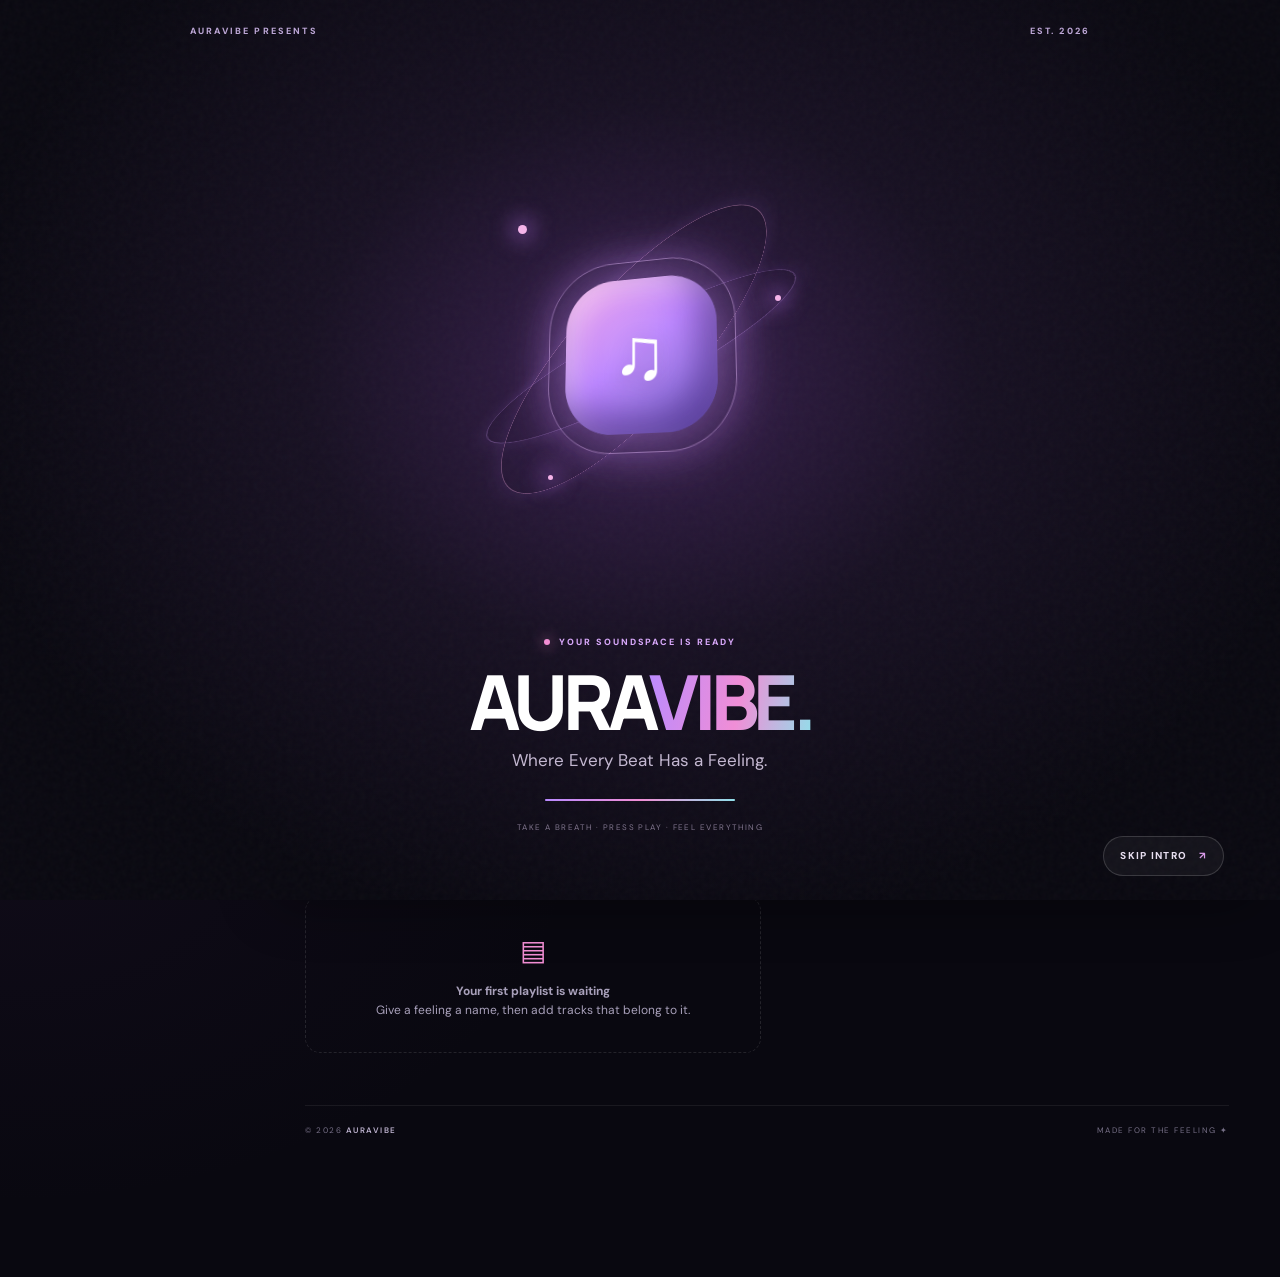
<file: playlists.html>
<!doctype html>
<html lang="en">
<head>
  <meta charset="utf-8">
  <meta name="viewport" content="width=device-width, initial-scale=1, viewport-fit=cover">
  <meta name="theme-color" content="#090810">
  <meta name="description" content="Create and manage personal playlists with tracks from your music discoveries. Playlists are saved locally in your browser.">
  <meta property="og:title" content="Playlists — AURAVIBE">
  <meta property="og:description" content="Create and manage personal playlists with tracks from your music discoveries. Playlists are saved locally in your browser.">
  <meta property="og:type" content="website">
  <title>Playlists — AURAVIBE</title>
  <link rel="icon" href="favicon.svg" type="image/svg+xml">
  <link rel="manifest" href="manifest.webmanifest">
  <link rel="stylesheet" href="style.css">
</head>
<body data-page="playlists">
  <div class="welcome-intro" id="welcome-intro" aria-label="Welcome to AURAVIBE" role="dialog" aria-modal="true">
    <div class="intro-grain" aria-hidden="true"></div>
    <div class="intro-topline"><span>AURAVIBE PRESENTS</span><span>EST. 2026</span></div>
    <div class="intro-stage">
      <div class="intro-orbit orbit-a"></div><div class="intro-orbit orbit-b"></div>
      <div class="intro-core"><div class="intro-core-glow"></div><span>♫</span></div>
      <div class="intro-particle particle-a"></div><div class="intro-particle particle-b"></div><div class="intro-particle particle-c"></div>
    </div>
    <div class="intro-copy">
      <p class="intro-kicker"><span></span> YOUR SOUNDSPACE IS READY</p>
      <h1>AURA<span>VIBE.</span></h1>
      <p class="intro-subtitle">Where Every Beat Has a Feeling.</p>
      <div class="intro-progress"><i></i></div>
      <small>TAKE A BREATH · PRESS PLAY · FEEL EVERYTHING</small>
    </div>
    <button class="intro-skip" id="intro-skip" type="button">SKIP INTRO <span>↗</span></button>
  </div>

  <section class="name-gate" id="name-gate" hidden aria-label="AURAVIBE entry">
  <div class="gate-orb">〰</div><p class="gate-kicker">YOUR PERSONAL SOUNDSPACE</p>
  <h1>Welcome to <span>AURAVIBE</span></h1><p class="gate-copy">Where Every Beat Has a Feeling.</p>
  <form id="name-form" class="gate-form"><label for="visitor-name">What should we call you?</label><input id="visitor-name" name="name" maxlength="32" autocomplete="given-name" placeholder="Enter your name" required><button class="btn" type="submit">Enter AURAVIBE ↗</button></form>
  <small>Your name stays in this browser. No email or password needed.</small>
</section>
<div class="app-shell">
    <aside class="sidebar" aria-label="Main navigation">
      <a class="brand" href="index.html" aria-label="AURAVIBE home"><span class="brand-mark"><img src="logo.svg" alt="" width="43" height="43"></span><span class="brand-name">AURAVIBE<small>WITH AHNAF</small></span></a>
      <p class="side-label">YOUR SOUNDSPACE</p>
      <nav class="side-nav"><a class="nav-link " href="index.html" ><span class="nav-icon">⌂</span><span>Home</span></a><a class="nav-link " href="explore.html" ><span class="nav-icon">⌕</span><span>Explore music</span></a><a class="nav-link " href="player.html" ><span class="nav-icon">♫</span><span>Music player</span></a><a class="nav-link active" href="playlists.html" aria-current=page><span class="nav-icon">▤</span><span>Playlists</span></a><a class="nav-link " href="favorites.html" ><span class="nav-icon">♡</span><span>Favorites</span></a><a class="nav-link " href="lyrics.html" ><span class="nav-icon">≋</span><span>Lyrics & notes</span></a><a class="nav-link " href="profile.html" ><span class="nav-icon">◉</span><span>Creator profile</span></a><a class="nav-link " href="settings.html" ><span class="nav-icon">⚙</span><span>Settings</span></a></nav>
      <div class="sidebar-card"><div class="mini-wave" aria-hidden="true"><i style="height:8px"></i><i style="height:14px"></i><i style="height:20px"></i><i style="height:11px"></i><i style="height:17px"></i><i style="height:23px"></i><i style="height:13px"></i><i style="height:8px"></i><i style="height:18px"></i><i style="height:12px"></i><i style="height:21px"></i><i style="height:9px"></i><i style="height:16px"></i></div><strong>A little room to feel.</strong><p>Your mood. Your memories. Your music.</p><a class="text-link" href="explore.html">Find your next sound ↗</a></div>
      <div class="side-quote">“Some feelings sound better.”<small>A little universe by Ahnaf ✦</small></div>
    </aside>
    <main class="main">
      <header class="topbar">
        <div class="breadcrumb"><span>YOUR SOUNDSPACE</span><span class="spark">✦</span><b>PLAYLISTS</b></div>
        <div class="top-actions"><a class="icon-btn" href="explore.html" aria-label="Search music" title="Explore music">⌕</a><a class="avatar" href="profile.html" aria-label="Creator profile">A</a></div>
      </header>
      <div class="page-content">
<div class="page-intro"><div><p class="eyebrow"><span class="dot"></span> LITTLE COLLECTIONS OF YOU</p><h1>Keep the songs<br><span class="gradient">that mean something.</span></h1><p class="lead">A playlist for every chapter, every late ride, every “this is so us” moment.</p></div><div class="page-stamp" aria-hidden="true">▤</div></div>
<div class="two-col"><section class="panel reveal"><div class="panel-title"><div><h3>Start a new collection</h3><p class="muted small" style="margin:4px 0 0">Name it after a feeling, a place, or a person.</p></div><span class="page-stamp" style="width:43px;height:43px;border-radius:13px;font-size:17px">＋</span></div><form class="form-stack" id="create-playlist-form"><div class="field"><label for="playlist-name">Playlist name</label><input id="playlist-name" maxlength="55" placeholder="e.g. 2 AM, Window Seat, New Beginnings" required></div><button class="btn" type="submit">Create playlist <span class="arrow">↗</span></button></form><div style="border-top:1px solid var(--line);margin:23px 0 18px"></div><div class="field"><label for="playlist-select">Add songs to a collection</label><select id="playlist-select"><option value="">Choose a playlist…</option></select><span class="field-help">Play a song in Explore or choose from your favorites to add it.</span></div><div class="form-actions" style="margin-top:12px"><button class="btn secondary" id="playlist-add-current" type="button">＋ Add current song</button><button class="btn secondary" id="playlist-add-favorites" type="button">♡ Add all favorites</button></div></section>
<section class="stack reveal delay-1"><div class="feature-card"><div class="feature-icon">✦</div><h3>A soundtrack for every version of you.</h3><p>Your playlists are saved in this browser, so they stay personal to this device.</p><a class="text-link" href="explore.html">Find songs to collect ↗</a></div><div class="panel"><p class="eyebrow">A LITTLE REMINDER</p><h3>There’s no wrong mood.</h3><p class="muted small" style="margin-bottom:0">Make a playlist for the happy endings, the almosts, and everything in between.</p></div></section></div>
<section class="section reveal delay-2"><div class="section-head"><div><p class="eyebrow">YOUR COLLECTIONS</p><h2>Your playlists <span class="gradient">live here.</span></h2></div><span class="pill"><span id="stat-playlists">0</span> collections</span></div><div class="playlist-grid" id="playlist-list"></div></section>
        <footer class="footer"><span>© 2026 <b>AURAVIBE</b></span><span>MADE FOR THE FEELING ✦</span></footer>
      </div>
    </main>
  </div>
  <nav class="mobile-nav" aria-label="Mobile navigation"><a class="" href="index.html" ><span>⌂</span>Home</a><a class="" href="explore.html" ><span>⌕</span>Explore</a><a class="" href="player.html" ><span>♫</span>Player</a><a class="active" href="playlists.html" aria-current=page><span>▤</span>Playlists</a><a class="" href="favorites.html" ><span>♡</span>Saved</a></nav>
  <div class="player-dock" aria-label="Mini music player">
    <div class="dock-now"><div class="dock-cover" id="dock-cover">♫</div><div class="dock-meta"><b id="dock-title">Nothing playing yet</b><small id="dock-artist">Choose a song to begin</small></div></div>
    <div class="dock-controls"><button class="icon-btn" id="dock-prev" type="button" aria-label="Previous track" title="Previous">|‹</button><button class="icon-btn dock-play" id="dock-play" type="button" aria-label="Play" title="Play or pause">▶</button><button class="icon-btn" id="dock-next" type="button" aria-label="Next track" title="Next">›|</button></div>
    <div class="dock-right"><input class="dock-seek" id="dock-seek" type="range" min="0" max="100" value="0" step="0.1" aria-label="Seek through track"><a class="dock-open" href="player.html">OPEN PLAYER ↗</a></div>
  </div>
  <audio id="audio" preload="metadata"></audio>
  <div id="toast" role="status" aria-live="polite"></div>
  <script src="app.js"></script>
</body>
</html>
</file>
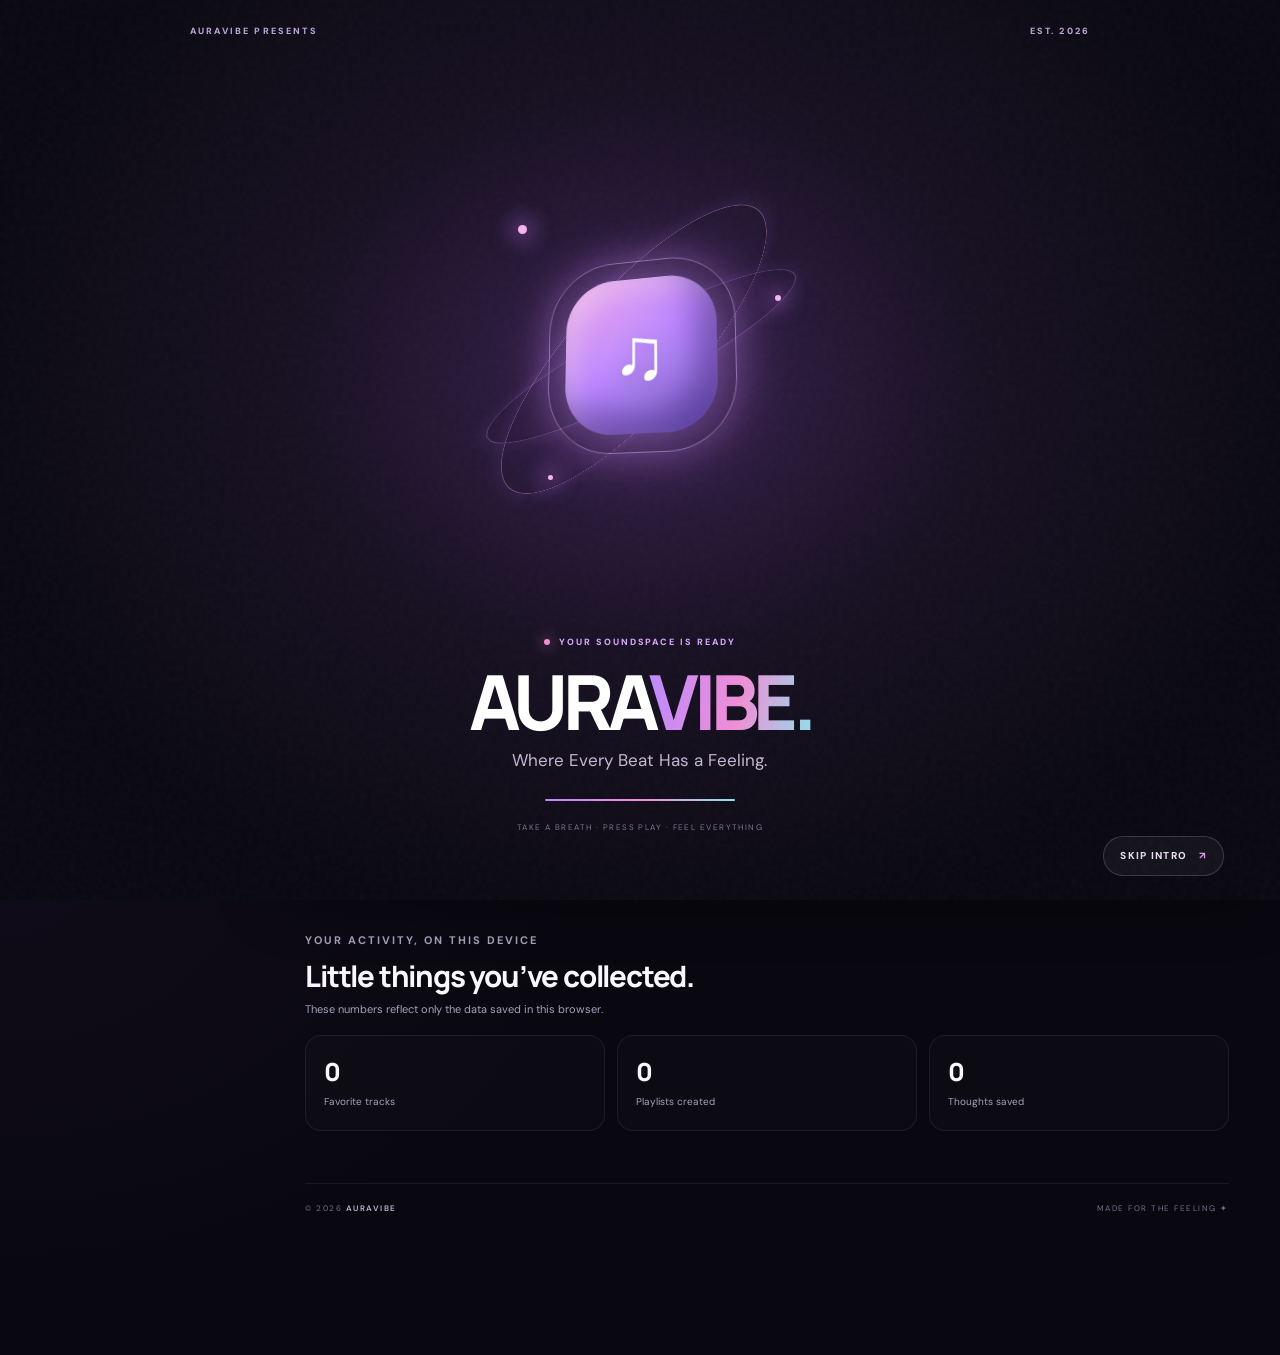
<file: profile.html>
<!doctype html>
<html lang="en">
<head>
  <meta charset="utf-8">
  <meta name="viewport" content="width=device-width, initial-scale=1, viewport-fit=cover">
  <meta name="theme-color" content="#090810">
  <meta name="description" content="Meet the creator of AURAVIBE, a personal mood-based music discovery and listening space.">
  <meta property="og:title" content="Creator profile — AURAVIBE">
  <meta property="og:description" content="Meet the creator of AURAVIBE, a personal mood-based music discovery and listening space.">
  <meta property="og:type" content="website">
  <title>Creator profile — AURAVIBE</title>
  <link rel="icon" href="favicon.svg" type="image/svg+xml">
  <link rel="manifest" href="manifest.webmanifest">
  <link rel="stylesheet" href="style.css">
</head>
<body data-page="profile">
  <div class="welcome-intro" id="welcome-intro" aria-label="Welcome to AURAVIBE" role="dialog" aria-modal="true">
    <div class="intro-grain" aria-hidden="true"></div>
    <div class="intro-topline"><span>AURAVIBE PRESENTS</span><span>EST. 2026</span></div>
    <div class="intro-stage">
      <div class="intro-orbit orbit-a"></div><div class="intro-orbit orbit-b"></div>
      <div class="intro-core"><div class="intro-core-glow"></div><span>♫</span></div>
      <div class="intro-particle particle-a"></div><div class="intro-particle particle-b"></div><div class="intro-particle particle-c"></div>
    </div>
    <div class="intro-copy">
      <p class="intro-kicker"><span></span> YOUR SOUNDSPACE IS READY</p>
      <h1>AURA<span>VIBE.</span></h1>
      <p class="intro-subtitle">Where Every Beat Has a Feeling.</p>
      <div class="intro-progress"><i></i></div>
      <small>TAKE A BREATH · PRESS PLAY · FEEL EVERYTHING</small>
    </div>
    <button class="intro-skip" id="intro-skip" type="button">SKIP INTRO <span>↗</span></button>
  </div>

  <section class="name-gate" id="name-gate" hidden aria-label="AURAVIBE entry">
  <div class="gate-orb">〰</div><p class="gate-kicker">YOUR PERSONAL SOUNDSPACE</p>
  <h1>Welcome to <span>AURAVIBE</span></h1><p class="gate-copy">Where Every Beat Has a Feeling.</p>
  <form id="name-form" class="gate-form"><label for="visitor-name">What should we call you?</label><input id="visitor-name" name="name" maxlength="32" autocomplete="given-name" placeholder="Enter your name" required><button class="btn" type="submit">Enter AURAVIBE ↗</button></form>
  <small>Your name stays in this browser. No email or password needed.</small>
</section>
<div class="app-shell">
    <aside class="sidebar" aria-label="Main navigation">
      <a class="brand" href="index.html" aria-label="AURAVIBE home"><span class="brand-mark"><img src="logo.svg" alt="" width="43" height="43"></span><span class="brand-name">AURAVIBE<small>WITH AHNAF</small></span></a>
      <p class="side-label">YOUR SOUNDSPACE</p>
      <nav class="side-nav"><a class="nav-link " href="index.html" ><span class="nav-icon">⌂</span><span>Home</span></a><a class="nav-link " href="explore.html" ><span class="nav-icon">⌕</span><span>Explore music</span></a><a class="nav-link " href="player.html" ><span class="nav-icon">♫</span><span>Music player</span></a><a class="nav-link " href="playlists.html" ><span class="nav-icon">▤</span><span>Playlists</span></a><a class="nav-link " href="favorites.html" ><span class="nav-icon">♡</span><span>Favorites</span></a><a class="nav-link " href="lyrics.html" ><span class="nav-icon">≋</span><span>Lyrics & notes</span></a><a class="nav-link active" href="profile.html" aria-current=page><span class="nav-icon">◉</span><span>Creator profile</span></a><a class="nav-link " href="settings.html" ><span class="nav-icon">⚙</span><span>Settings</span></a></nav>
      <div class="sidebar-card"><div class="mini-wave" aria-hidden="true"><i style="height:8px"></i><i style="height:14px"></i><i style="height:20px"></i><i style="height:11px"></i><i style="height:17px"></i><i style="height:23px"></i><i style="height:13px"></i><i style="height:8px"></i><i style="height:18px"></i><i style="height:12px"></i><i style="height:21px"></i><i style="height:9px"></i><i style="height:16px"></i></div><strong>A little room to feel.</strong><p>Your mood. Your memories. Your music.</p><a class="text-link" href="explore.html">Find your next sound ↗</a></div>
      <div class="side-quote">“Some feelings sound better.”<small>A little universe by Ahnaf ✦</small></div>
    </aside>
    <main class="main">
      <header class="topbar">
        <div class="breadcrumb"><span>YOUR SOUNDSPACE</span><span class="spark">✦</span><b>CREATOR PROFILE</b></div>
        <div class="top-actions"><a class="icon-btn" href="explore.html" aria-label="Search music" title="Explore music">⌕</a><a class="avatar" href="profile.html" aria-label="Creator profile">A</a></div>
      </header>
      <div class="page-content">
<div class="page-intro"><div><p class="eyebrow"><span class="dot"></span> THE PERSON BEHIND THE FEELING</p><h1>A little about<br><span class="gradient">the creator.</span></h1><p class="lead">A personal music universe built around a simple idea: every feeling deserves a soundtrack.</p></div><div class="page-stamp" aria-hidden="true">◉</div></div>
<section class="profile-card reveal"><div class="profile-avatar">A</div><div class="profile-info"><p class="eyebrow" style="margin-bottom:7px">CREATOR · MUSIC LOVER · BUILDER</p><h2>Ahnaf</h2><p>Creator of AURAVIBE</p><div class="tag-row"><span class="tag">Independent sounds</span><span class="tag">Personal playlists</span><span class="tag">Built with feeling</span></div></div></section>
<section class="section reveal delay-1"><div class="section-head"><div><p class="eyebrow">YOUR UNIVERSE, YOUR WAY</p><h2>A space made to be personal.</h2><p>This is a small creative corner for music, memory, and mood.</p></div></div><div class="feature-grid"><article class="feature-card"><div class="feature-icon">♫</div><h3>Music for every mood.</h3><p>Explore independent tracks and discover new sounds that meet you where you are.</p><a class="text-link" href="explore.html">Explore the catalog ↗</a></article><article class="feature-card"><div class="feature-icon">✦</div><h3>Designed around you.</h3><p>Choose an atmosphere, build your collections, and keep the thoughts that matter.</p><a class="text-link" href="settings.html">Personalize your space ↗</a></article></div></section>
<section class="section reveal delay-2"><div class="section-head"><div><p class="eyebrow">YOUR ACTIVITY, ON THIS DEVICE</p><h2>Little things you’ve collected.</h2><p>These numbers reflect only the data saved in this browser.</p></div></div><div class="stat-grid"><div class="stat-card"><strong id="stat-favorites">0</strong><small>Favorite tracks</small></div><div class="stat-card"><strong id="stat-playlists">0</strong><small>Playlists created</small></div><div class="stat-card"><strong id="stat-notes">0</strong><small>Thoughts saved</small></div></div></section>
        <footer class="footer"><span>© 2026 <b>AURAVIBE</b></span><span>MADE FOR THE FEELING ✦</span></footer>
      </div>
    </main>
  </div>
  <nav class="mobile-nav" aria-label="Mobile navigation"><a class="" href="index.html" ><span>⌂</span>Home</a><a class="" href="explore.html" ><span>⌕</span>Explore</a><a class="" href="player.html" ><span>♫</span>Player</a><a class="" href="playlists.html" ><span>▤</span>Playlists</a><a class="" href="favorites.html" ><span>♡</span>Saved</a></nav>
  <div class="player-dock" aria-label="Mini music player">
    <div class="dock-now"><div class="dock-cover" id="dock-cover">♫</div><div class="dock-meta"><b id="dock-title">Nothing playing yet</b><small id="dock-artist">Choose a song to begin</small></div></div>
    <div class="dock-controls"><button class="icon-btn" id="dock-prev" type="button" aria-label="Previous track" title="Previous">|‹</button><button class="icon-btn dock-play" id="dock-play" type="button" aria-label="Play" title="Play or pause">▶</button><button class="icon-btn" id="dock-next" type="button" aria-label="Next track" title="Next">›|</button></div>
    <div class="dock-right"><input class="dock-seek" id="dock-seek" type="range" min="0" max="100" value="0" step="0.1" aria-label="Seek through track"><a class="dock-open" href="player.html">OPEN PLAYER ↗</a></div>
  </div>
  <audio id="audio" preload="metadata"></audio>
  <div id="toast" role="status" aria-live="polite"></div>
  <script src="app.js"></script>
</body>
</html>
</file>
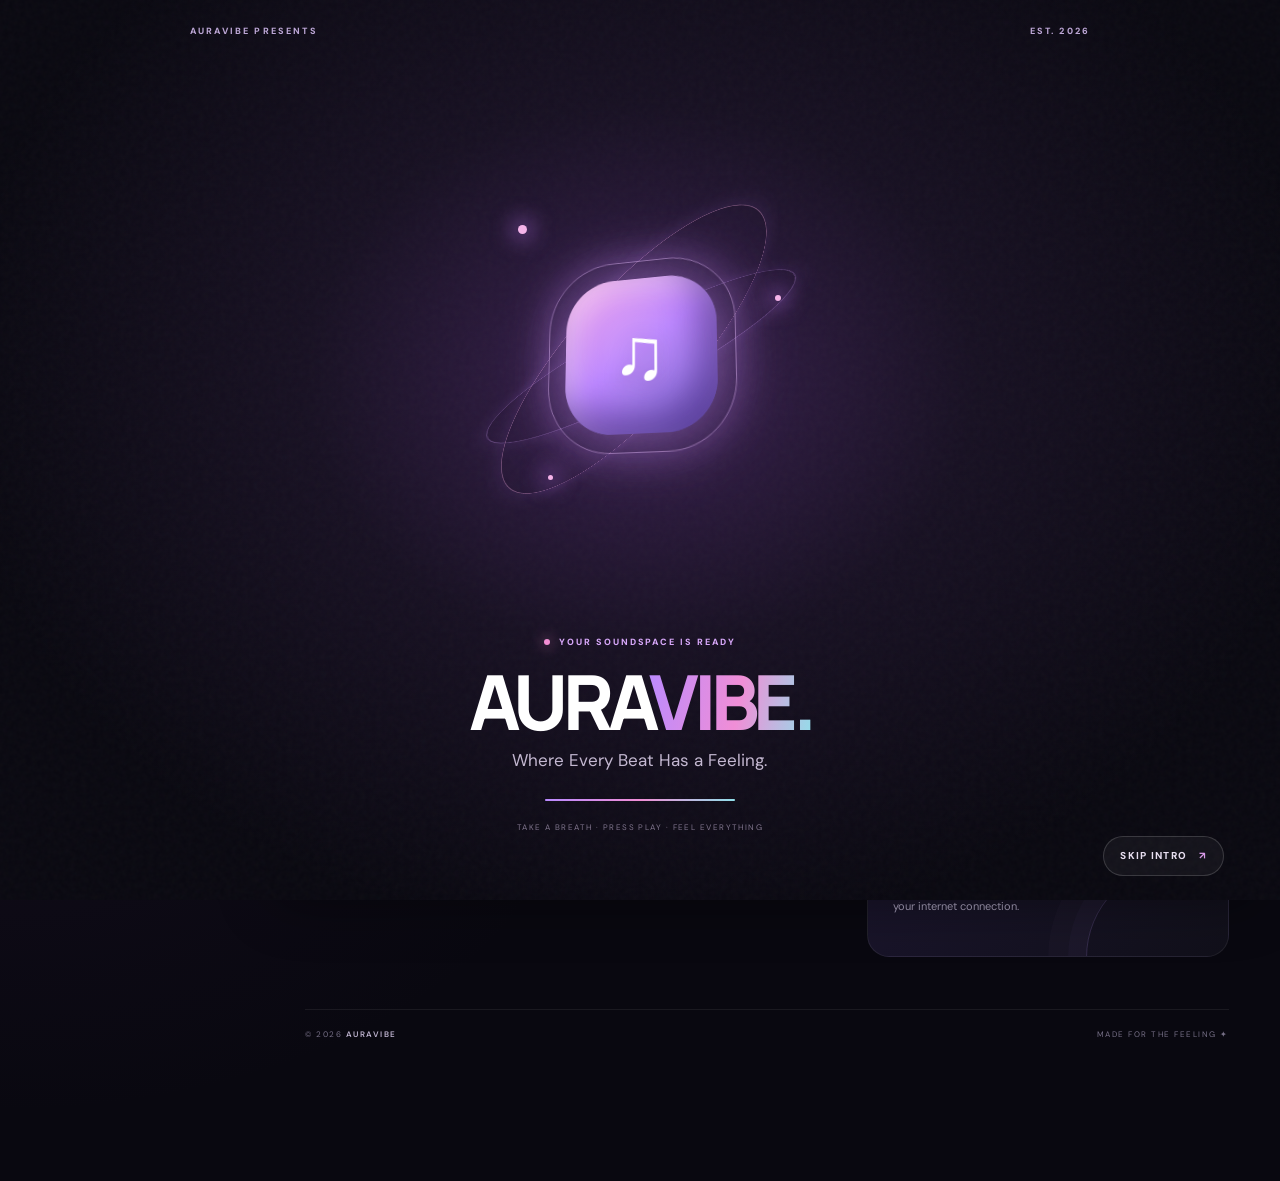
<file: settings.html>
<!doctype html>
<html lang="en">
<head>
  <meta charset="utf-8">
  <meta name="viewport" content="width=device-width, initial-scale=1, viewport-fit=cover">
  <meta name="theme-color" content="#090810">
  <meta name="description" content="Customize the AURAVIBE theme, accent palette, motion preferences, and locally saved music data.">
  <meta property="og:title" content="Settings — AURAVIBE">
  <meta property="og:description" content="Customize the AURAVIBE theme, accent palette, motion preferences, and locally saved music data.">
  <meta property="og:type" content="website">
  <title>Settings — AURAVIBE</title>
  <link rel="icon" href="favicon.svg" type="image/svg+xml">
  <link rel="manifest" href="manifest.webmanifest">
  <link rel="stylesheet" href="style.css">
</head>
<body data-page="settings">
  <div class="welcome-intro" id="welcome-intro" aria-label="Welcome to AURAVIBE" role="dialog" aria-modal="true">
    <div class="intro-grain" aria-hidden="true"></div>
    <div class="intro-topline"><span>AURAVIBE PRESENTS</span><span>EST. 2026</span></div>
    <div class="intro-stage">
      <div class="intro-orbit orbit-a"></div><div class="intro-orbit orbit-b"></div>
      <div class="intro-core"><div class="intro-core-glow"></div><span>♫</span></div>
      <div class="intro-particle particle-a"></div><div class="intro-particle particle-b"></div><div class="intro-particle particle-c"></div>
    </div>
    <div class="intro-copy">
      <p class="intro-kicker"><span></span> YOUR SOUNDSPACE IS READY</p>
      <h1>AURA<span>VIBE.</span></h1>
      <p class="intro-subtitle">Where Every Beat Has a Feeling.</p>
      <div class="intro-progress"><i></i></div>
      <small>TAKE A BREATH · PRESS PLAY · FEEL EVERYTHING</small>
    </div>
    <button class="intro-skip" id="intro-skip" type="button">SKIP INTRO <span>↗</span></button>
  </div>

  <section class="name-gate" id="name-gate" hidden aria-label="AURAVIBE entry">
  <div class="gate-orb">〰</div><p class="gate-kicker">YOUR PERSONAL SOUNDSPACE</p>
  <h1>Welcome to <span>AURAVIBE</span></h1><p class="gate-copy">Where Every Beat Has a Feeling.</p>
  <form id="name-form" class="gate-form"><label for="visitor-name">What should we call you?</label><input id="visitor-name" name="name" maxlength="32" autocomplete="given-name" placeholder="Enter your name" required><button class="btn" type="submit">Enter AURAVIBE ↗</button></form>
  <small>Your name stays in this browser. No email or password needed.</small>
</section>
<div class="app-shell">
    <aside class="sidebar" aria-label="Main navigation">
      <a class="brand" href="index.html" aria-label="AURAVIBE home"><span class="brand-mark"><img src="logo.svg" alt="" width="43" height="43"></span><span class="brand-name">AURAVIBE<small>WITH AHNAF</small></span></a>
      <p class="side-label">YOUR SOUNDSPACE</p>
      <nav class="side-nav"><a class="nav-link " href="index.html" ><span class="nav-icon">⌂</span><span>Home</span></a><a class="nav-link " href="explore.html" ><span class="nav-icon">⌕</span><span>Explore music</span></a><a class="nav-link " href="player.html" ><span class="nav-icon">♫</span><span>Music player</span></a><a class="nav-link " href="playlists.html" ><span class="nav-icon">▤</span><span>Playlists</span></a><a class="nav-link " href="favorites.html" ><span class="nav-icon">♡</span><span>Favorites</span></a><a class="nav-link " href="lyrics.html" ><span class="nav-icon">≋</span><span>Lyrics & notes</span></a><a class="nav-link " href="profile.html" ><span class="nav-icon">◉</span><span>Creator profile</span></a><a class="nav-link active" href="settings.html" aria-current=page><span class="nav-icon">⚙</span><span>Settings</span></a></nav>
      <div class="sidebar-card"><div class="mini-wave" aria-hidden="true"><i style="height:8px"></i><i style="height:14px"></i><i style="height:20px"></i><i style="height:11px"></i><i style="height:17px"></i><i style="height:23px"></i><i style="height:13px"></i><i style="height:8px"></i><i style="height:18px"></i><i style="height:12px"></i><i style="height:21px"></i><i style="height:9px"></i><i style="height:16px"></i></div><strong>A little room to feel.</strong><p>Your mood. Your memories. Your music.</p><a class="text-link" href="explore.html">Find your next sound ↗</a></div>
      <div class="side-quote">“Some feelings sound better.”<small>A little universe by Ahnaf ✦</small></div>
    </aside>
    <main class="main">
      <header class="topbar">
        <div class="breadcrumb"><span>YOUR SOUNDSPACE</span><span class="spark">✦</span><b>SETTINGS</b></div>
        <div class="top-actions"><a class="icon-btn" href="explore.html" aria-label="Search music" title="Explore music">⌕</a><a class="avatar" href="profile.html" aria-label="Creator profile">A</a></div>
      </header>
      <div class="page-content">
<div class="page-intro"><div><p class="eyebrow"><span class="dot"></span> MAKE YOURSELF AT HOME</p><h1>Your space.<br><span class="gradient">Your atmosphere.</span></h1><p class="lead">Tune the look and feel of your little music universe until it feels like yours.</p></div><div class="page-stamp" aria-hidden="true">⚙</div></div>
<div class="two-col"><section class="panel reveal"><div class="panel-title"><div><h3>Appearance</h3><p class="muted small" style="margin:4px 0 0">Set the tone of your soundspace.</p></div></div><div class="settings-list"><div class="setting-row"><div><div class="setting-label">Color atmosphere</div><p id="theme-label">Midnight atmosphere</p></div><div class="form-actions"><button class="btn secondary" type="button" data-theme-set="dark" aria-pressed="true">Midnight</button><button class="btn secondary" type="button" data-theme-set="light" aria-pressed="false">Daylight</button></div></div><div class="setting-row"><div><div class="setting-label">Accent palette</div><p>A small color shift, a different feeling.</p></div><div class="swatches" aria-label="Accent color"><button class="swatch swatch-violet" type="button" data-accent-set="violet" aria-label="Violet and pink" aria-pressed="true"></button><button class="swatch swatch-ocean" type="button" data-accent-set="ocean" aria-label="Ocean blue and mint" aria-pressed="false"></button><button class="swatch swatch-rose" type="button" data-accent-set="rose" aria-label="Rose and peach" aria-pressed="false"></button><button class="swatch swatch-ember" type="button" data-accent-set="ember" aria-label="Amber and coral" aria-pressed="false"></button></div></div><div class="setting-row"><div><div class="setting-label">Motion &amp; transitions</div><p>Keep the floating artwork and reveal animations on.</p></div><label class="switch"><input id="motion-toggle" type="checkbox" checked aria-label="Enable animations"><span class="switch-track"></span></label></div><div class="setting-row"><div><div class="setting-label">Compact mode</div><p>Keep your listening space a little tighter.</p></div><label class="switch"><input id="compact-toggle" type="checkbox" aria-label="Enable compact mode"><span class="switch-track"></span></label></div></div></section>
<section class="stack reveal delay-1"><div class="panel"><div class="panel-title"><div><h3>Your data, your browser.</h3><p class="muted small" style="margin:4px 0 0">Personal data stays local to this browser.</p></div><span style="font-size:23px;color:var(--accent3)">⌘</span></div><p class="muted small">Favorites, playlists, notes, and theme settings use browser storage. They do not sync to another device automatically. Clearing browser storage may remove them.</p><a class="text-link" href="favorites.html">View saved tracks ↗</a></div><div class="panel"><p class="eyebrow">RESET YOUR SPACE</p><h3>Start fresh?</h3><p class="muted small">This removes favorites, playlists, and notes saved by this version of AURAVIBE on this browser. It cannot be undone.</p><button class="btn danger" type="button" id="clear-data">Clear my local data</button></div><div class="feature-card"><div class="feature-icon">✦</div><h3>Made for the feeling.</h3><p>Music discovery depends on the public Audius service and your internet connection.</p></div></section></div>
        <footer class="footer"><span>© 2026 <b>AURAVIBE</b></span><span>MADE FOR THE FEELING ✦</span></footer>
      </div>
    </main>
  </div>
  <nav class="mobile-nav" aria-label="Mobile navigation"><a class="" href="index.html" ><span>⌂</span>Home</a><a class="" href="explore.html" ><span>⌕</span>Explore</a><a class="" href="player.html" ><span>♫</span>Player</a><a class="" href="playlists.html" ><span>▤</span>Playlists</a><a class="" href="favorites.html" ><span>♡</span>Saved</a></nav>
  <div class="player-dock" aria-label="Mini music player">
    <div class="dock-now"><div class="dock-cover" id="dock-cover">♫</div><div class="dock-meta"><b id="dock-title">Nothing playing yet</b><small id="dock-artist">Choose a song to begin</small></div></div>
    <div class="dock-controls"><button class="icon-btn" id="dock-prev" type="button" aria-label="Previous track" title="Previous">|‹</button><button class="icon-btn dock-play" id="dock-play" type="button" aria-label="Play" title="Play or pause">▶</button><button class="icon-btn" id="dock-next" type="button" aria-label="Next track" title="Next">›|</button></div>
    <div class="dock-right"><input class="dock-seek" id="dock-seek" type="range" min="0" max="100" value="0" step="0.1" aria-label="Seek through track"><a class="dock-open" href="player.html">OPEN PLAYER ↗</a></div>
  </div>
  <audio id="audio" preload="metadata"></audio>
  <div id="toast" role="status" aria-live="polite"></div>
  <script src="app.js"></script>
</body>
</html>
</file>
<file: style.css>
@import url('https://fonts.googleapis.com/css2?family=DM+Sans:wght@400;500;600;700&family=Manrope:wght@400;500;600;700;800&display=swap');
:root{color-scheme:dark;--bg:#090810;--bg2:#100d1b;--panel:#14111f;--panel2:#1b1729;--panel3:#211b32;--text:#faf7ff;--muted:#a8a0ba;--soft:#777087;--line:#ffffff12;--accent:#b58aff;--accent2:#f28ed4;--accent3:#8de4e7;--success:#9ce9c5;--danger:#ff8eab;--radius:22px;--shadow:0 28px 90px #0007;--font:'DM Sans',sans-serif;--display:'Manrope',sans-serif}
*{box-sizing:border-box}html{scroll-behavior:smooth;scroll-padding-top:90px}body{margin:0;min-height:100vh;background:radial-gradient(ellipse at 70% -10%,#583a7a35,transparent 37%),radial-gradient(ellipse at 0% 65%,#4c28651a,transparent 32%),var(--bg);color:var(--text);font-family:var(--font);font-size:14px;line-height:1.6;overflow-x:hidden}body:before{content:"";position:fixed;inset:0;pointer-events:none;opacity:.12;z-index:-1;background-image:url("data:image/svg+xml,%3Csvg viewBox='0 0 180 180' xmlns='http://www.w3.org/2000/svg'%3E%3Cfilter id='n'%3E%3CfeTurbulence type='fractalNoise' baseFrequency='.88' numOctaves='3' stitchTiles='stitch'/%3E%3C/filter%3E%3Crect width='100%25' height='100%25' filter='url(%23n)' opacity='.18'/%3E%3C/svg%3E")}
a{color:inherit;text-decoration:none}button,input,textarea,select{font:inherit}button,a,input,textarea,select{-webkit-tap-highlight-color:transparent}button{cursor:pointer}button:focus-visible,a:focus-visible,input:focus-visible,textarea:focus-visible,select:focus-visible{outline:2px solid var(--accent3);outline-offset:3px}img{max-width:100%}::selection{background:#b58aff5c;color:white}
.app-shell{display:flex;min-height:100vh}.sidebar{position:fixed;inset:0 auto 0 0;width:254px;padding:28px 17px 18px;display:flex;flex-direction:column;z-index:30;border-right:1px solid var(--line);background:linear-gradient(180deg,#100c1beF,#0c0914f8 75%);backdrop-filter:blur(24px)}.brand{display:flex;align-items:center;gap:12px;margin:0 10px 36px}.brand-mark{width:43px;height:43px;display:grid;place-items:center;flex:none;border-radius:15px;color:#fff;font-size:22px;background:linear-gradient(140deg,var(--accent),var(--accent2) 63%,var(--accent3));box-shadow:0 8px 28px color-mix(in srgb,var(--accent) 25%,transparent);position:relative;overflow:hidden}.brand-mark:after{content:"";position:absolute;inset:-45% 45% -20% -30%;background:#ffffff40;transform:rotate(32deg);filter:blur(8px)}.brand-name{font:800 19px/1.15 var(--display);letter-spacing:-.8px}.brand-name small{display:block;margin-top:5px;font:700 8px var(--font);letter-spacing:2.3px;color:var(--muted)}.side-label,.eyebrow{font-size:9px;letter-spacing:2px;font-weight:700;color:var(--muted);text-transform:uppercase}.side-label{margin:0 12px 12px}.side-nav{display:grid;gap:5px}.nav-link{display:flex;align-items:center;gap:13px;min-height:44px;padding:10px 13px;border:1px solid transparent;border-radius:13px;font-size:12px;font-weight:600;color:#a8a0b8;transition:background .25s,border-color .25s,color .25s,transform .25s}.nav-link .nav-icon{width:21px;display:inline-grid;place-items:center;color:#a99dbf;font-size:18px;font-weight:400}.nav-link:hover{background:#ffffff08;color:var(--text);transform:translateX(2px)}.nav-link.active{color:var(--text);background:linear-gradient(105deg,color-mix(in srgb,var(--accent) 18%,transparent),#ffffff04);border-color:color-mix(in srgb,var(--accent) 20%,transparent);box-shadow:inset 2px 0 var(--accent)}.nav-link.active .nav-icon{color:var(--accent2)}.sidebar-card{margin-top:auto;padding:16px;border:1px solid var(--line);border-radius:17px;background:radial-gradient(circle at 100% 0%,color-mix(in srgb,var(--accent) 18%,transparent),transparent 53%),#ffffff04}.mini-wave{height:24px;display:flex;align-items:center;gap:3px;margin-bottom:12px}.mini-wave i{width:3px;border-radius:9px;background:linear-gradient(var(--accent2),var(--accent));animation:wave 1.2s ease-in-out infinite alternate}.mini-wave i:nth-child(3n){animation-delay:-.8s}.mini-wave i:nth-child(3n + 1){animation-delay:-.35s}.sidebar-card strong{font:700 12px var(--display)}.sidebar-card p{font-size:10px;color:var(--muted);margin:5px 0 12px}.side-quote{border-top:1px solid var(--line);margin-top:15px;padding:15px 8px 0;font-size:11px;color:#d2c8e1}.side-quote small{display:block;margin-top:5px;font-size:9px;color:var(--soft)}.main{width:calc(100% - 254px);max-width:1600px;margin-left:254px;min-width:0;padding:0 clamp(25px,4vw,65px) 140px}.topbar{height:84px;border-bottom:1px solid var(--line);display:flex;align-items:center;justify-content:space-between;gap:18px}.breadcrumb{display:flex;align-items:center;gap:10px;flex-wrap:wrap;font-size:9px;font-weight:700;letter-spacing:1.6px;color:var(--soft)}.breadcrumb .spark{color:var(--accent2)}.breadcrumb b{color:#e4d9f1;font-weight:600}.top-actions{display:flex;align-items:center;gap:10px}.icon-btn{width:38px;height:38px;display:grid;place-items:center;border:1px solid var(--line);border-radius:13px;background:#ffffff04;color:var(--muted);font-size:17px;transition:.2s}.icon-btn:hover{border-color:#ffffff30;color:var(--text);background:#ffffff0a}.avatar{display:grid;place-items:center;width:38px;height:38px;border-radius:14px;color:#fff;font-weight:800;font-size:13px;background:linear-gradient(140deg,var(--accent),var(--accent2));box-shadow:0 7px 25px #a77aff26}.page-content{padding-top:30px}.eyebrow{color:var(--accent);display:flex;align-items:center;gap:9px}.eyebrow .dot{width:6px;height:6px;background:var(--accent2);border-radius:50%;box-shadow:0 0 12px var(--accent2)}h1,h2,h3,p{margin-top:0}h1,h2,h3{font-family:var(--display)}h1{font-size:clamp(39px,5.2vw,70px);line-height:1.03;letter-spacing:-3.4px;font-weight:800;margin:16px 0 18px}h1 .gradient,h2 .gradient,.gradient-text{background:linear-gradient(100deg,var(--accent) 0%,var(--accent2) 58%,var(--accent3) 100%);color:transparent;background-clip:text;-webkit-background-clip:text}h2{font-weight:750;font-size:clamp(23px,2.3vw,31px);line-height:1.2;letter-spacing:-1.2px;margin:9px 0 20px}h3{font-size:16px;font-weight:750;letter-spacing:-.35px;margin-bottom:8px}.muted{color:var(--muted)}.small{font-size:11px}.section{margin-top:48px}.section-head{display:flex;align-items:flex-end;justify-content:space-between;gap:16px;margin-bottom:17px}.section-head h2{margin-bottom:0}.section-head p{font-size:11px;color:var(--muted);margin:7px 0 0}.text-link{font-size:11px;color:var(--accent2);font-weight:700;white-space:nowrap}.text-link:hover{color:var(--accent3)}.hero-home{position:relative;isolation:isolate;display:grid;grid-template-columns:minmax(0,1.1fr) minmax(280px,.9fr);gap:26px;align-items:center;min-height:455px;padding:37px 0 23px}.hero-home:after{content:"";position:absolute;z-index:-1;right:0;top:18px;width:52%;height:90%;pointer-events:none;background:radial-gradient(ellipse,color-mix(in srgb,var(--accent) 15%,transparent),transparent 68%);filter:blur(20px)}.hero-copy{position:relative;z-index:2}.hero-copy h1{max-width:660px}.hero-copy .lead{max-width:490px}.lead{color:var(--muted);font-size:14px;line-height:1.9;max-width:650px}.hero-actions{display:flex;flex-wrap:wrap;gap:10px;margin-top:25px}.btn{min-height:45px;display:inline-flex;align-items:center;justify-content:center;gap:11px;padding:0 18px;border:1px solid transparent;border-radius:13px;font-size:11px;font-weight:800;color:#130e1c;background:linear-gradient(110deg,var(--accent),var(--accent2));box-shadow:0 10px 28px color-mix(in srgb,var(--accent) 22%,transparent);transition:transform .22s,box-shadow .22s,filter .22s}.btn:hover{transform:translateY(-3px);box-shadow:0 15px 35px color-mix(in srgb,var(--accent) 28%,transparent);filter:saturate(1.12)}.btn .arrow{font-size:15px}.btn.secondary{color:var(--text);background:#ffffff08;border-color:#ffffff16;box-shadow:none}.btn.secondary:hover{background:#ffffff0e;border-color:#ffffff30}.btn.danger{color:var(--danger);background:#ff8eab12;border-color:#ff8eab2a;box-shadow:none}.hero-meta{display:flex;gap:20px;flex-wrap:wrap;margin-top:29px;color:var(--muted);font-size:9px;letter-spacing:.7px}.hero-meta span{display:flex;align-items:center;gap:7px}.hero-meta b{color:var(--text);font-size:10px}.hero-art-wrap{position:relative;display:grid;place-items:center;min-height:360px;perspective:900px}.hero-art-wrap:before,.hero-art-wrap:after{content:"";position:absolute;border:1px solid #c59dff20;border-radius:50%;width:340px;height:340px;animation:orbit 30s linear infinite}.hero-art-wrap:after{width:285px;height:285px;border-color:#f28ed428;animation-direction:reverse;animation-duration:24s}.orbit-dot{position:absolute;width:7px;height:7px;border-radius:50%;background:var(--accent3);box-shadow:0 0 20px var(--accent3);top:38px;right:22%}.album-art{position:relative;isolation:isolate;width:min(310px,82%);aspect-ratio:.92;transform:rotate(5deg);border-radius:30px;overflow:hidden;border:1px solid #ffffff22;background:linear-gradient(145deg,#684b91 0%,#24172f 45%,#0e1529 100%);box-shadow:0 35px 95px #6a3e8b45;animation:artFloat 7s ease-in-out infinite}.album-art:before{content:"";position:absolute;inset:0;background:radial-gradient(circle at 68% 25%,#f2c4ff4a,transparent 20%),linear-gradient(155deg,transparent 42%,#14182f 70%,#151027)}.album-art:after{content:"";position:absolute;bottom:-22%;left:-20%;width:145%;height:47%;border-radius:50% 50% 0 0;background:linear-gradient(130deg,#7e64b8,#302c60 65%,#10162e);transform:rotate(-14deg);border-top:1px solid #ffffff25}.album-sun{position:absolute;width:42%;aspect-ratio:1;top:24%;left:29%;border-radius:50%;background:linear-gradient(140deg,#ffc0eb,#ad8bff 72%);box-shadow:0 0 48px #d488ff55,0 0 110px #b58aff2a;z-index:1}.album-star{position:absolute;z-index:3;top:22px;left:24px;color:#f4d7ff;font-size:17px}.album-title{position:absolute;z-index:4;bottom:21px;left:24px;right:24px;display:flex;align-items:center;justify-content:space-between;font-size:10px;letter-spacing:2.3px;font-weight:800}.album-title small{font-size:8px;font-weight:600;letter-spacing:1.5px;color:#d2c2e7}.art-caption{position:absolute;z-index:5;bottom:8px;left:0;right:0;text-align:center;font-size:8px;letter-spacing:3px;color:#ffffff5c}.floating-chip{position:absolute;z-index:5;display:flex;align-items:center;gap:9px;padding:11px 13px;border-radius:15px;background:#1a1426d9;border:1px solid #ffffff15;box-shadow:0 18px 40px #0004;backdrop-filter:blur(15px);font-size:10px;font-weight:700;animation:chipFloat 5s ease-in-out infinite}.floating-chip small{display:block;color:var(--muted);font-size:8px;font-weight:500}.floating-chip .chip-icon{width:29px;height:29px;display:grid;place-items:center;border-radius:10px;background:linear-gradient(140deg,var(--accent),var(--accent2));color:#21142c;font-size:14px}.chip-one{top:13%;left:0}.chip-two{bottom:14%;right:0;animation-delay:-2s}.mood-grid{display:grid;grid-template-columns:repeat(4,minmax(0,1fr));gap:13px}.mood-card{--mood:var(--accent);position:relative;isolation:isolate;overflow:hidden;display:flex;flex-direction:column;min-height:170px;padding:19px;border:1px solid var(--line);border-radius:19px;background:linear-gradient(145deg,color-mix(in srgb,var(--mood) 11%,var(--panel)),var(--panel) 72%);transition:transform .25s,border-color .25s,background .25s}.mood-card:before{content:"";position:absolute;z-index:-1;right:-34px;top:-35px;width:110px;height:110px;border-radius:50%;background:var(--mood);opacity:.10;filter:blur(2px);transition:transform .35s,opacity .35s}.mood-card:hover{transform:translateY(-5px);border-color:color-mix(in srgb,var(--mood) 50%,transparent)}.mood-card:hover:before{transform:scale(1.4);opacity:.18}.mood-icon{font-size:24px;color:var(--mood);height:38px}.mood-card b{font:750 13px var(--display);margin-top:auto}.mood-card small{font-size:10px;line-height:1.6;color:var(--muted);margin-top:6px}.mood-card .card-arrow{position:absolute;top:16px;right:16px;color:var(--soft);font-size:13px}.feature-grid{display:grid;grid-template-columns:1fr 1fr;gap:14px}.feature-card{position:relative;overflow:hidden;padding:25px;border-radius:22px;border:1px solid var(--line);background:linear-gradient(135deg,#1c1630,#11101a);min-height:182px;transition:transform .25s,border-color .25s}.feature-card:hover{transform:translateY(-3px);border-color:#ffffff2b}.feature-card:after{content:"";position:absolute;width:185px;height:185px;right:-45px;bottom:-95px;border:1px solid #bd9bff30;border-radius:50%;box-shadow:0 0 0 18px #bd9bff07,0 0 0 38px #bd9bff05}.feature-card .feature-icon{font-size:24px;color:var(--accent2);margin-bottom:18px}.feature-card p{font-size:11px;max-width:320px;color:var(--muted);line-height:1.7;margin-bottom:16px}.feature-card .text-link{position:relative;z-index:2}.page-intro{display:flex;align-items:flex-end;justify-content:space-between;gap:20px;margin:12px 0 28px}.page-intro h1{font-size:clamp(34px,4.4vw,56px);letter-spacing:-2.5px;margin:12px 0}.page-intro .lead{font-size:12px;max-width:600px;margin-bottom:0}.page-stamp{flex:none;display:grid;place-items:center;width:78px;height:78px;border-radius:24px;border:1px solid #ffffff16;background:linear-gradient(145deg,#ffffff0b,#ffffff02);font-size:25px;color:var(--accent2);box-shadow:inset 0 1px #ffffff0b}.panel{border:1px solid var(--line);border-radius:21px;background:linear-gradient(145deg,#ffffff07,#ffffff02);padding:22px;box-shadow:0 20px 70px #0001}.panel + .panel{margin-top:15px}.panel-title{display:flex;align-items:center;justify-content:space-between;gap:12px;margin-bottom:15px}.panel-title h2,.panel-title h3{margin:0}.pill{display:inline-flex;align-items:center;gap:7px;padding:6px 9px;border:1px solid var(--line);border-radius:99px;background:#ffffff04;color:var(--muted);font-size:9px;font-weight:700;letter-spacing:.5px}.pill .live-dot{height:5px;width:5px;background:var(--success);border-radius:50%;box-shadow:0 0 10px var(--success)}.search-form{display:flex;gap:10px;padding:8px;border:1px solid #ffffff17;border-radius:17px;background:#ffffff05}.search-form input{flex:1;min-width:0;border:0;background:transparent;padding:12px;color:var(--text);outline:0;font-size:13px}.search-form input::placeholder,input::placeholder,textarea::placeholder{color:#777087}.search-form .btn{min-height:42px}.chip-row{display:flex;flex-wrap:wrap;gap:8px;margin-top:15px}.search-chip{padding:8px 11px;border:1px solid var(--line);border-radius:999px;background:#ffffff04;color:var(--muted);font-size:10px;transition:.2s}.search-chip:hover{background:color-mix(in srgb,var(--accent) 13%,transparent);color:var(--text);border-color:color-mix(in srgb,var(--accent) 35%,transparent)}.status-line{min-height:25px;margin:16px 2px 10px;font-size:11px;color:var(--muted)}.tracklist{display:grid;gap:8px}.track-row{display:grid;grid-template-columns:44px minmax(0,1fr) auto auto;align-items:center;gap:12px;min-width:0;padding:10px;border-radius:15px;border:1px solid transparent;background:#ffffff03;transition:background .2s,border-color .2s,transform .2s}.track-row:hover{background:#ffffff07;border-color:var(--line);transform:translateX(2px)}.track-cover{width:44px;height:44px;border-radius:12px;object-fit:cover;background:linear-gradient(140deg,var(--accent),var(--accent2));display:grid;place-items:center;color:white;overflow:hidden;font-size:17px}.track-meta{min-width:0}.track-meta b,.track-meta small{display:block;overflow:hidden;text-overflow:ellipsis;white-space:nowrap}.track-meta b{font-size:12px;font-weight:700}.track-meta small{font-size:10px;color:var(--muted);margin-top:3px}.track-duration{font-size:10px;color:var(--soft);font-variant-numeric:tabular-nums}.track-action{width:34px;height:34px;display:grid;place-items:center;border:1px solid transparent;border-radius:11px;background:transparent;color:var(--muted);font-size:15px;transition:.2s}.track-action:hover{background:#ffffff0c;color:var(--text);border-color:var(--line)}.track-action.heart{color:var(--accent2);font-size:17px}.track-action.play-small{background:#ffffff08;color:var(--text);border-color:#ffffff12}.track-action.play-small:hover{background:var(--accent);color:#160d21}.empty-state{text-align:center;padding:32px 15px;border:1px dashed #ffffff1c;border-radius:15px;color:var(--muted);font-size:12px}.empty-state .empty-icon{display:block;font-size:28px;color:var(--accent2);margin-bottom:8px}.two-col{display:grid;grid-template-columns:minmax(0,1.2fr) minmax(260px,.8fr);gap:18px;align-items:start}.stack{display:grid;gap:14px}.form-stack{display:grid;gap:13px}.field{display:grid;gap:7px}.field label,.setting-label{font-size:11px;font-weight:700;color:#dcd3ea}.field input,.field textarea,.field select,.input{width:100%;border:1px solid #ffffff16;border-radius:12px;padding:12px 13px;background:#0e0b17;color:var(--text);outline:none;transition:border-color .2s,box-shadow .2s}.field input:focus,.field textarea:focus,.field select:focus,.input:focus{border-color:color-mix(in srgb,var(--accent) 55%,transparent);box-shadow:0 0 0 3px color-mix(in srgb,var(--accent) 10%,transparent)}.field textarea{min-height:140px;resize:vertical;line-height:1.7}.field select option{background:#171322}.field-help{font-size:10px;color:var(--soft)}.form-actions{display:flex;flex-wrap:wrap;gap:9px}.playlist-grid{display:grid;grid-template-columns:repeat(2,minmax(0,1fr));gap:13px}.playlist-card{padding:16px;border:1px solid var(--line);border-radius:17px;background:linear-gradient(145deg,#ffffff07,#ffffff02)}.playlist-card-head{display:flex;align-items:center;gap:12px;margin-bottom:13px}.playlist-cover{width:48px;height:48px;display:grid;place-items:center;border-radius:14px;background:linear-gradient(145deg,var(--accent),var(--accent2));color:#1a1224;font-size:21px}.playlist-card h3{margin:0;font-size:13px}.playlist-card p{margin:3px 0 0;color:var(--muted);font-size:10px}.playlist-card .mini-track{display:flex;align-items:center;justify-content:space-between;gap:7px;padding:8px 0;border-top:1px solid var(--line);font-size:10px;color:#dcd4e7}.mini-track span{overflow:hidden;text-overflow:ellipsis;white-space:nowrap}.note-card{position:relative;padding:17px 18px;border:1px solid var(--line);border-radius:16px;background:linear-gradient(140deg,#ffffff07,#ffffff02)}.note-card .note-mood{font-size:9px;letter-spacing:1.5px;color:var(--accent2);font-weight:800;text-transform:uppercase}.note-card h3{font-size:13px;margin:8px 0}.note-card p{font-size:11px;line-height:1.8;color:var(--muted);white-space:pre-wrap;overflow-wrap:anywhere;margin-bottom:12px}.note-card .note-date{font-size:9px;color:var(--soft)}.note-card .delete-note{position:absolute;right:12px;top:12px}.player-layout{display:grid;grid-template-columns:minmax(260px,.9fr) minmax(0,1.1fr);gap:25px;align-items:center}.player-art-panel{position:relative;display:grid;place-items:center;padding:34px 15px;min-height:390px;border:1px solid var(--line);border-radius:23px;background:radial-gradient(ellipse at 50% 45%,color-mix(in srgb,var(--accent) 17%,transparent),transparent 62%),#ffffff03;overflow:hidden}.vinyl-disc{position:relative;display:grid;place-items:center;width:min(260px,70vw);aspect-ratio:1;border-radius:50%;background:repeating-radial-gradient(circle,#15111e 0 4px,#282136 5px 7px,#181321 8px 11px);box-shadow:0 25px 60px #0007;border:1px solid #ffffff1b;animation:spin 12s linear infinite;animation-play-state:paused}.is-playing .vinyl-disc{animation-play-state:running}.vinyl-disc:before{content:"";position:absolute;inset:16%;border-radius:50%;border:1px solid #ffffff12;background:repeating-radial-gradient(circle,#241a32 0 5px,#382747 6px 8px)}.vinyl-center{position:relative;width:31%;aspect-ratio:1;display:grid;place-items:center;border-radius:50%;background:linear-gradient(140deg,var(--accent2),var(--accent));color:#23162d;font-size:20px;box-shadow:0 0 26px color-mix(in srgb,var(--accent) 25%,transparent);overflow:hidden}.vinyl-center img{width:100%;height:100%;object-fit:cover;position:absolute;inset:0}.player-glint{position:absolute;width:90%;height:1px;transform:rotate(-31deg);background:linear-gradient(90deg,transparent,#ffffff35,transparent)}.now-playing-copy .eyebrow{margin-bottom:12px}.now-playing-copy h2{font-size:clamp(28px,3.6vw,44px);margin:10px 0 6px;overflow-wrap:anywhere}.now-playing-copy .muted{font-size:12px}.player-controls{display:flex;align-items:center;justify-content:center;gap:14px;margin:25px 0 15px}.player-controls .track-action{width:44px;height:44px;font-size:17px}.player-controls .main-play{height:57px;width:57px;border:0;border-radius:50%;background:linear-gradient(140deg,var(--accent),var(--accent2));color:#1a1022;font-size:20px;box-shadow:0 10px 26px color-mix(in srgb,var(--accent) 23%,transparent)}.seek-row{display:grid;grid-template-columns:38px minmax(0,1fr) 38px;align-items:center;gap:10px;color:var(--soft);font-size:9px;font-variant-numeric:tabular-nums}.seek-row input[type=range]{width:100%;accent-color:var(--accent2);cursor:pointer}.volume-row{display:flex;align-items:center;gap:10px;margin-top:15px;color:var(--muted);font-size:12px}.volume-row input{width:100px;accent-color:var(--accent2)}.player-options{display:flex;justify-content:center;flex-wrap:wrap;gap:9px;margin-top:24px}.file-drop{display:flex;align-items:center;justify-content:space-between;gap:15px;padding:15px;border:1px dashed #ffffff2a;border-radius:15px;background:#ffffff03}.file-drop p{font-size:11px;color:var(--muted);margin:4px 0 0}.file-drop input{max-width:165px;color:var(--muted);font-size:10px}.profile-card{display:flex;align-items:center;gap:22px;padding:26px;border:1px solid var(--line);border-radius:22px;background:radial-gradient(circle at 100% 0%,color-mix(in srgb,var(--accent) 16%,transparent),transparent 42%),linear-gradient(140deg,#ffffff07,#ffffff02)}.profile-avatar{width:96px;height:96px;flex:none;display:grid;place-items:center;border-radius:29px;background:linear-gradient(140deg,var(--accent),var(--accent2),var(--accent3));font:800 34px var(--display);color:#1c1124;box-shadow:0 15px 40px color-mix(in srgb,var(--accent) 18%,transparent)}.profile-info h2{margin:0 0 5px;font-size:28px}.profile-info p{margin:0;color:var(--muted);font-size:11px}.tag-row{display:flex;gap:7px;flex-wrap:wrap;margin-top:13px}.stat-grid{display:grid;grid-template-columns:repeat(3,1fr);gap:12px}.stat-card{padding:18px;border:1px solid var(--line);border-radius:16px;background:#ffffff04}.stat-card strong{display:block;font:800 25px var(--display);letter-spacing:-1px}.stat-card small{font-size:10px;color:var(--muted)}.settings-list{display:grid;gap:0}.setting-row{display:flex;align-items:center;justify-content:space-between;gap:20px;padding:17px 0;border-bottom:1px solid var(--line)}.setting-row:first-child{padding-top:3px}.setting-row:last-child{border-bottom:0;padding-bottom:2px}.setting-row p{font-size:10px;color:var(--muted);margin:5px 0 0;line-height:1.6}.switch{position:relative;flex:none;width:45px;height:26px}.switch input{position:absolute;opacity:0;inset:0}.switch-track{display:block;width:45px;height:26px;border:1px solid #ffffff24;border-radius:99px;background:#ffffff0a;transition:.2s;cursor:pointer}.switch-track:after{content:"";display:block;width:18px;height:18px;margin:3px;border-radius:50%;background:#887d9d;transition:.2s}.switch input:checked + .switch-track{background:color-mix(in srgb,var(--accent) 45%,#2b1c3d);border-color:color-mix(in srgb,var(--accent) 60%,transparent)}.switch input:checked + .switch-track:after{transform:translateX(19px);background:#fff}.swatches{display:flex;gap:10px;flex-wrap:wrap}.swatch{width:34px;height:34px;border-radius:12px;border:2px solid transparent;box-shadow:inset 0 0 0 2px #090810;transition:transform .2s}.swatch[aria-pressed=true]{outline:2px solid var(--text);outline-offset:3px;transform:scale(1.05)}.swatch-violet{background:linear-gradient(140deg,#b58aff,#f28ed4)}.swatch-ocean{background:linear-gradient(140deg,#73b7ff,#70ead1)}.swatch-rose{background:linear-gradient(140deg,#ff8fbe,#ffbb91)}.swatch-ember{background:linear-gradient(140deg,#ffb56b,#f47c9e)}.footer{display:flex;justify-content:space-between;flex-wrap:wrap;gap:10px;border-top:1px solid var(--line);margin-top:52px;padding-top:18px;font-size:8px;letter-spacing:1.5px;color:var(--soft)}.footer b{color:#bfb4d0;font-weight:600}.player-dock{position:fixed;z-index:40;left:274px;right:20px;bottom:15px;min-height:70px;display:grid;grid-template-columns:minmax(160px,1fr) auto minmax(150px,1fr);align-items:center;gap:20px;padding:11px 16px;border:1px solid #ffffff18;border-radius:19px;background:#110e1ceF;box-shadow:0 17px 55px #0006;backdrop-filter:blur(28px)}.dock-now{display:flex;align-items:center;gap:11px;min-width:0}.dock-cover{width:43px;height:43px;flex:none;display:grid;place-items:center;overflow:hidden;border-radius:12px;background:linear-gradient(140deg,var(--accent),var(--accent2));color:#23152d;font-size:19px}.dock-cover img{height:100%;width:100%;object-fit:cover}.dock-meta{min-width:0}.dock-meta b,.dock-meta small{display:block;overflow:hidden;text-overflow:ellipsis;white-space:nowrap}.dock-meta b{font-size:11px}.dock-meta small{font-size:9px;color:var(--muted);margin-top:4px}.dock-controls{display:flex;align-items:center;justify-content:center;gap:8px}.dock-controls .icon-btn{width:34px;height:34px;border:0;background:transparent;font-size:15px}.dock-controls .dock-play{background:linear-gradient(130deg,var(--accent),var(--accent2));color:#21142c;border-radius:50%;width:38px;height:38px}.dock-right{display:flex;align-items:center;justify-content:flex-end;gap:12px;min-width:0}.dock-seek{width:100%;max-width:130px;height:3px;appearance:none;border-radius:20px;background:#ffffff21;accent-color:var(--accent2)}.dock-seek::-webkit-slider-thumb{appearance:none;width:8px;height:8px;border-radius:50%;background:var(--accent2)}.dock-open{font-size:8px;font-weight:800;letter-spacing:1.1px;color:var(--accent2);white-space:nowrap}.mobile-nav{display:none}#toast{position:fixed;z-index:100;left:50%;bottom:110px;max-width:min(90vw,420px);transform:translate(-50%,12px);opacity:0;pointer-events:none;padding:12px 17px;border:1px solid #ffffff20;border-radius:13px;background:#21182f;color:var(--text);box-shadow:0 12px 35px #0008;font-size:11px;transition:opacity .22s,transform .22s}#toast.show{opacity:1;transform:translate(-50%,0)}#audio{display:none}.reveal{opacity:0;transform:translateY(16px);transition:opacity .7s ease,transform .7s ease}.reveal.is-visible{opacity:1;transform:translateY(0)}.delay-1{transition-delay:.08s}.delay-2{transition-delay:.16s}.delay-3{transition-delay:.24s}.no-motion *,.no-motion *:before,.no-motion *:after{animation-duration:.001ms!important;animation-iteration-count:1!important;scroll-behavior:auto!important;transition-duration:.001ms!important}
/* Light mode is an alternate reading atmosphere, not a separate product. */
body.light{color-scheme:light;--bg:#f7f3fc;--bg2:#f0eafa;--panel:#ffffff;--panel2:#f0eafa;--panel3:#e9def8;--text:#21192d;--muted:#746983;--soft:#9388a5;--line:#3a245313;background:radial-gradient(ellipse at 70% -10%,#d7c3f888,transparent 39%),#f7f3fc}body.light:before{opacity:.05}.light .sidebar{background:#f8f4fcee;border-color:#3a245313}.light .nav-link{color:#746983}.light .nav-link.active{color:#241932;background:color-mix(in srgb,var(--accent) 13%,white);border-color:color-mix(in srgb,var(--accent) 23%,transparent)}.light .breadcrumb b{color:#463654}.light .brand-name small{color:#746983}.light .sidebar-card{background:linear-gradient(130deg,#ffffffdd,#e9def8aa)}.light .side-quote{color:#5d4d6c}.light .player-dock{background:#fcf9ffed;border-color:#3a24531b;box-shadow:0 14px 45px #614b7a20}.light .panel,.light .feature-card,.light .playlist-card,.light .note-card,.light .profile-card{background:linear-gradient(145deg,#ffffffdb,#f4effa)}.light .feature-card{background:linear-gradient(140deg,#fff,#eee5fa)}.light .feature-card:after{border-color:#8e65bb25}.light .field input,.light .field textarea,.light .field select,.light .input{background:#f8f4fc;border-color:#3a24531d;color:var(--text)}.light .search-form{background:#ffffffbb;border-color:#3a24531e}.light .search-form input{color:var(--text)}.light .track-row:hover{background:#ffffffbd;border-color:#3a24531c}.light .track-row{background:#ffffff6b}.light .icon-btn{background:#ffffff8b;border-color:#3a245314}.light .page-stamp{background:#ffffffa3;border-color:#3a245314}.light .mood-card{background:linear-gradient(145deg,color-mix(in srgb,var(--mood) 12%,white),#f5effa 72%)}.light .setting-label,.light .field label{color:#473651}.light .stat-card{background:#ffffffb8}.light .dock-meta b{color:var(--text)}
@keyframes wave{from{height:6px;opacity:.55}to{height:22px;opacity:1}}@keyframes orbit{from{transform:rotate(0deg)}to{transform:rotate(360deg)}}@keyframes artFloat{0%,100%{transform:translateY(0) rotate(5deg)}50%{transform:translateY(-12px) rotate(2deg)}}@keyframes chipFloat{0%,100%{transform:translateY(0)}50%{transform:translateY(-7px)}}@keyframes spin{to{transform:rotate(360deg)}}
@media(min-width:1500px){.main{padding-left:70px;padding-right:70px}.hero-home{min-height:500px}.album-art{width:340px}}
@media(max-width:1100px){.sidebar{width:220px}.main{width:calc(100% - 220px);margin-left:220px;padding-left:26px;padding-right:26px}.player-dock{left:238px}.hero-home{grid-template-columns:minmax(0,1.1fr) minmax(230px,.8fr);min-height:420px}.hero-art-wrap:before{width:285px;height:285px}.hero-art-wrap:after{width:240px;height:240px}.album-art{width:min(270px,84%)}.mood-grid{grid-template-columns:repeat(2,minmax(0,1fr))}.mood-card{min-height:145px}}
@media(max-width:780px){.sidebar{display:none}.main{width:100%;margin:0;padding:0 19px 190px}.topbar{height:66px}.breadcrumb{font-size:8px;letter-spacing:1.2px;gap:7px}.top-actions{gap:7px}.icon-btn{width:35px;height:35px}.avatar{width:35px;height:35px;border-radius:12px}.page-content{padding-top:20px}.hero-home{grid-template-columns:minmax(0,1fr);gap:0;min-height:0;padding:26px 0 8px}.hero-copy h1{font-size:clamp(46px,10vw,70px);letter-spacing:-2.7px}.hero-copy .lead{font-size:13px;max-width:500px}.hero-art-wrap{min-height:300px;margin-top:18px}.hero-art-wrap:before{width:275px;height:275px}.hero-art-wrap:after{width:225px;height:225px}.album-art{width:230px;border-radius:25px}.chip-one{left:4%;top:15%}.chip-two{right:4%;bottom:9%}.section{margin-top:40px}.feature-grid{grid-template-columns:1fr 1fr}.feature-card{padding:20px;min-height:190px}.feature-card p{font-size:10px}.page-intro{align-items:flex-start}.page-intro h1{font-size:clamp(34px,8vw,49px)}.page-stamp{width:59px;height:59px;border-radius:19px;font-size:20px}.two-col{grid-template-columns:1fr}.player-layout{grid-template-columns:1fr;gap:20px}.player-art-panel{min-height:300px}.vinyl-disc{width:215px}.player-dock{left:10px;right:10px;bottom:70px;min-height:63px;padding:8px 10px;grid-template-columns:minmax(0,1fr) auto;gap:6px;border-radius:17px}.dock-cover{width:39px;height:39px;border-radius:10px}.dock-meta b{max-width:155px;font-size:10px}.dock-meta small{max-width:155px;font-size:8px}.dock-controls{gap:0}.dock-controls .icon-btn{width:31px;height:31px}.dock-controls .dock-play{width:35px;height:35px}.dock-right{display:none}.mobile-nav{position:fixed;z-index:35;bottom:0;left:0;right:0;display:grid;grid-template-columns:repeat(5,minmax(0,1fr));gap:2px;padding:8px 9px max(8px,env(safe-area-inset-bottom));background:#100c1cf5;border-top:1px solid #ffffff14;backdrop-filter:blur(24px)}.light .mobile-nav{background:#f8f3fced;border-color:#3a245316}.mobile-nav a{display:flex;flex-direction:column;align-items:center;justify-content:center;gap:3px;min-height:46px;border-radius:12px;color:var(--soft);font-size:8px;font-weight:700}.mobile-nav a span{font-size:18px;line-height:1.2}.mobile-nav a.active{color:var(--accent2);background:color-mix(in srgb,var(--accent) 12%,transparent)}.footer{margin-top:38px;font-size:7px}.profile-card{align-items:flex-start;padding:20px;gap:15px}.profile-avatar{width:72px;height:72px;border-radius:22px;font-size:27px}.profile-info h2{font-size:24px}.search-form{padding:6px}.search-form input{padding:9px;font-size:12px}.search-form .btn{padding:0 13px;min-height:39px}.track-row{grid-template-columns:39px minmax(0,1fr) auto auto;gap:8px;padding:8px}.track-cover{width:39px;height:39px;border-radius:10px}.panel{padding:17px}.playlist-grid{grid-template-columns:1fr 1fr}}
@media(max-width:430px){.main{padding-left:15px;padding-right:15px}.topbar{height:60px}.breadcrumb{font-size:7px;letter-spacing:.9px;gap:5px}.top-actions{gap:5px}.icon-btn{width:32px;height:32px}.avatar{width:32px;height:32px}.hero-copy h1{font-size:45px;letter-spacing:-2.5px}.hero-actions .btn{font-size:10px;padding:0 13px;min-height:42px}.hero-meta{gap:13px;font-size:8px}.hero-art-wrap{min-height:280px}.album-art{width:215px}.hero-art-wrap:before{width:250px;height:250px}.hero-art-wrap:after{width:205px;height:205px}.floating-chip{padding:8px 9px;font-size:9px}.floating-chip .chip-icon{width:25px;height:25px}.mood-grid{gap:9px}.mood-card{min-height:140px;padding:14px;border-radius:16px}.mood-card b{font-size:12px}.mood-card small{font-size:9px}.mood-icon{font-size:21px}.feature-grid{grid-template-columns:1fr}.feature-card{min-height:160px}.page-stamp{display:none}.page-intro h1{font-size:36px;letter-spacing:-1.9px}.page-intro .lead{font-size:11px}.section-head{align-items:flex-start}.section-head h2{font-size:22px}.track-meta b{font-size:11px}.track-meta small{font-size:9px}.track-duration{display:none}.track-row{grid-template-columns:37px minmax(0,1fr) 31px 31px;gap:7px}.track-cover{width:37px;height:37px}.track-action{width:31px;height:31px}.playlist-grid{grid-template-columns:1fr}.profile-card{display:block}.profile-avatar{margin-bottom:15px}.stat-card{padding:13px}.stat-card strong{font-size:21px}.stat-card small{font-size:9px}.player-art-panel{min-height:270px}.vinyl-disc{width:190px}.player-controls{gap:8px}.dock-meta b{max-width:125px}.dock-meta small{max-width:125px}.dock-controls .icon-btn{width:29px}.search-form .btn{font-size:9px;padding:0 10px}}
@media(prefers-reduced-motion:reduce){*,*:before,*:after{animation-duration:.001ms!important;animation-iteration-count:1!important;scroll-behavior:auto!important;transition-duration:.001ms!important}}

.compact .main{padding-top:0}.compact .hero-home{min-height:360px;padding-top:20px}.compact .section{margin-top:30px}.compact .page-content{padding-top:18px}.compact .panel{padding:17px}.track-cover img{display:block;width:100%;height:100%;object-fit:cover}.player-dock .dock-cover img{display:block;width:100%;height:100%;object-fit:cover}


/* ===== 3D welcome experience ===== */
.welcome-intro{position:fixed;inset:0;z-index:99999;display:grid;grid-template-rows:auto 1fr auto;align-items:center;justify-items:center;overflow:hidden;padding:clamp(22px,5vw,56px);padding-top:max(24px,env(safe-area-inset-top));padding-bottom:max(24px,env(safe-area-inset-bottom));background:radial-gradient(ellipse at 50% 42%,#39204f 0%,#171022 37%,#090810 76%);color:#fff;opacity:1;visibility:visible;transition:opacity .85s ease,visibility .85s ease}
.welcome-intro.is-leaving{opacity:0;visibility:hidden;pointer-events:none}
.intro-grain{position:absolute;inset:0;opacity:.12;pointer-events:none;background-image:url("data:image/svg+xml,%3Csvg viewBox='0 0 180 180' xmlns='http://www.w3.org/2000/svg'%3E%3Cfilter id='n'%3E%3CfeTurbulence type='fractalNoise' baseFrequency='.9' numOctaves='3' stitchTiles='stitch'/%3E%3C/filter%3E%3Crect width='100%25' height='100%25' filter='url(%23n)' opacity='.25'/%3E%3C/svg%3E")}
.intro-topline{position:relative;z-index:2;width:min(100%,900px);display:flex;justify-content:space-between;color:#bda7d6;font-size:9px;letter-spacing:.24em;font-weight:800}
.intro-stage{position:relative;width:min(72vw,340px);aspect-ratio:1;display:grid;place-items:center;perspective:900px;align-self:center}
.intro-core{position:relative;width:43%;aspect-ratio:1;border-radius:32%;display:grid;place-items:center;background:linear-gradient(145deg,#f2a2e7 0%,#b57aff 48%,#6752c9 100%);box-shadow:inset -18px -20px 35px #40236c88,inset 12px 12px 28px #ffffff55,0 0 65px #c17bff88;transform:rotateX(13deg) rotateY(-18deg);animation:core-float 3.8s ease-in-out infinite,core-turn 9s ease-in-out infinite alternate}
.intro-core:before{content:"";position:absolute;inset:-12%;border:1px solid #e8baff77;border-radius:35%;transform:translateZ(-30px);box-shadow:0 0 40px #c77bff33}
.intro-core span{font-size:clamp(42px,12vw,76px);color:#fff;text-shadow:0 4px 20px #5c287b77}
.intro-core-glow{position:absolute;inset:12%;border-radius:50%;background:#fff;filter:blur(38px);opacity:.2}
.intro-orbit{position:absolute;width:94%;height:38%;border:1px solid #d5a1ff55;border-radius:50%;box-shadow:0 0 24px #bd7bff22;transform-style:preserve-3d}
.orbit-a{transform:rotate(-28deg) rotateX(62deg);animation:orbit-spin 8s linear infinite}
.orbit-b{width:78%;height:100%;transform:rotate(42deg) rotateY(66deg);border-color:#f1a9df55;animation:orbit-spin 12s linear infinite reverse}
.intro-particle{position:absolute;width:9px;height:9px;border-radius:50%;background:#f5b4e9;box-shadow:0 0 22px 5px #c77bff99}
.particle-a{top:15%;left:17%;animation:particle-drift 4s ease-in-out infinite}.particle-b{right:12%;top:34%;width:6px;height:6px;animation:particle-drift 5s ease-in-out infinite reverse}.particle-c{bottom:16%;left:25%;width:5px;height:5px;animation:particle-drift 3.5s ease-in-out infinite}
.intro-copy{position:relative;z-index:2;text-align:center;align-self:start;margin-top:-2vh}
.intro-kicker{display:flex;align-items:center;justify-content:center;gap:9px;color:#d8a8fa;font-size:9px;font-weight:800;letter-spacing:.22em}
.intro-kicker span{width:6px;height:6px;border-radius:50%;background:#f28ed4;box-shadow:0 0 14px #f28ed4}
.intro-copy h1{font-size:clamp(42px,12vw,76px);line-height:.95;letter-spacing:-.075em;margin:16px 0 10px;font-weight:900}
.intro-copy h1 span{background:linear-gradient(100deg,#b98aff,#f08ed6 55%,#91dfea);-webkit-background-clip:text;background-clip:text;color:transparent}
.intro-subtitle{color:#c4b8d1;font-size:clamp(13px,3.7vw,17px);margin:0 0 24px}
.intro-progress{width:min(190px,52vw);height:2px;background:#ffffff20;margin:0 auto 13px;overflow:hidden;border-radius:8px}
.intro-progress i{display:block;width:100%;height:100%;background:linear-gradient(90deg,#b98aff,#f08ed6,#91dfea);transform:scaleX(0);transform-origin:left;animation:intro-load 4.2s cubic-bezier(.2,.7,.2,1) forwards}
.intro-copy small{font-size:8px;letter-spacing:.18em;color:#81768e}
.intro-skip{position:relative;z-index:3;justify-self:end;align-self:end;border:1px solid #ffffff28;border-radius:99px;background:#ffffff0b;color:#e8dff1;padding:11px 16px;font-size:10px;font-weight:800;letter-spacing:.13em}
.intro-skip span{color:#d99be9;margin-left:8px}
@keyframes intro-load{to{transform:scaleX(1)}}@keyframes core-float{0%,100%{translate:0 0}50%{translate:0 -13px}}@keyframes core-turn{from{transform:rotateX(13deg) rotateY(-18deg)}to{transform:rotateX(-8deg) rotateY(18deg)}}@keyframes orbit-spin{to{rotate:360deg}}@keyframes particle-drift{0%,100%{translate:0 0;opacity:.55}50%{translate:9px -16px;opacity:1}}
@media(min-width:700px){.intro-stage{width:min(34vw,370px)}.intro-copy{margin-top:-4vh}}
@media(prefers-reduced-motion:reduce){.welcome-intro *{animation-duration:.01ms!important;animation-iteration-count:1!important;transition-duration:.01ms!important}}

/* Custom Just Feel with Ahnaf brand mark */
.brand-mark{overflow:hidden;padding:0!important;background:transparent!important;border-radius:15px!important;box-shadow:0 0 22px #bb78ff35}
.brand-mark img{display:block;width:100%;height:100%;object-fit:cover;border-radius:inherit}


/* AURAVIBE identity and name-based entry */
:root{--accent:#a879ff;--accent2:#786bff;--accent3:#38cfff}
.name-gate{position:fixed;inset:0;z-index:99990;display:flex;flex-direction:column;align-items:center;justify-content:center;text-align:center;padding:28px;background:radial-gradient(ellipse at 50% 35%,#33205d 0%,#100d20 48%,#070812 100%);color:#fff}
.name-gate[hidden]{display:none}.name-gate:before{content:"";position:absolute;width:min(75vw,430px);aspect-ratio:1;border:1px solid #9d7aff55;border-radius:50%;box-shadow:0 0 90px #693cff22,inset 0 0 80px #328cff15;animation:gate-spin 22s linear infinite;pointer-events:none}
.gate-orb{position:relative;display:grid;place-items:center;width:84px;height:84px;border-radius:28px;background:linear-gradient(145deg,#c18bff,#5b5cff 65%,#24cfff);box-shadow:0 0 65px #835cff88;font-size:48px;margin-bottom:25px;transform:rotate(-8deg)}
.gate-kicker{color:#bba8ff;font-size:10px;letter-spacing:3px;font-weight:800}.name-gate h1{font-size:clamp(30px,7vw,54px);letter-spacing:-2px;margin:8px 0}.name-gate h1 span{background:linear-gradient(90deg,#c18bff,#49cfff);background-clip:text;color:transparent}.gate-copy{color:#c5b9e1}.gate-form{width:min(100%,360px);display:grid;gap:12px;text-align:left;margin:22px 0 15px}.gate-form label{font-size:11px;color:#d7c9f2;font-weight:700}.gate-form input{height:50px;border:1px solid #a98aff55;border-radius:14px;padding:0 15px;color:white;background:#ffffff0c;outline:none}.gate-form input:focus{border-color:#52caff;box-shadow:0 0 0 3px #52caff22}.gate-form .btn{width:100%;min-height:49px}.name-gate>small{color:#9d91b7;font-size:10px}.entry-locked{visibility:hidden!important;pointer-events:none!important}@keyframes gate-spin{to{transform:rotate(360deg)}}
</file>
